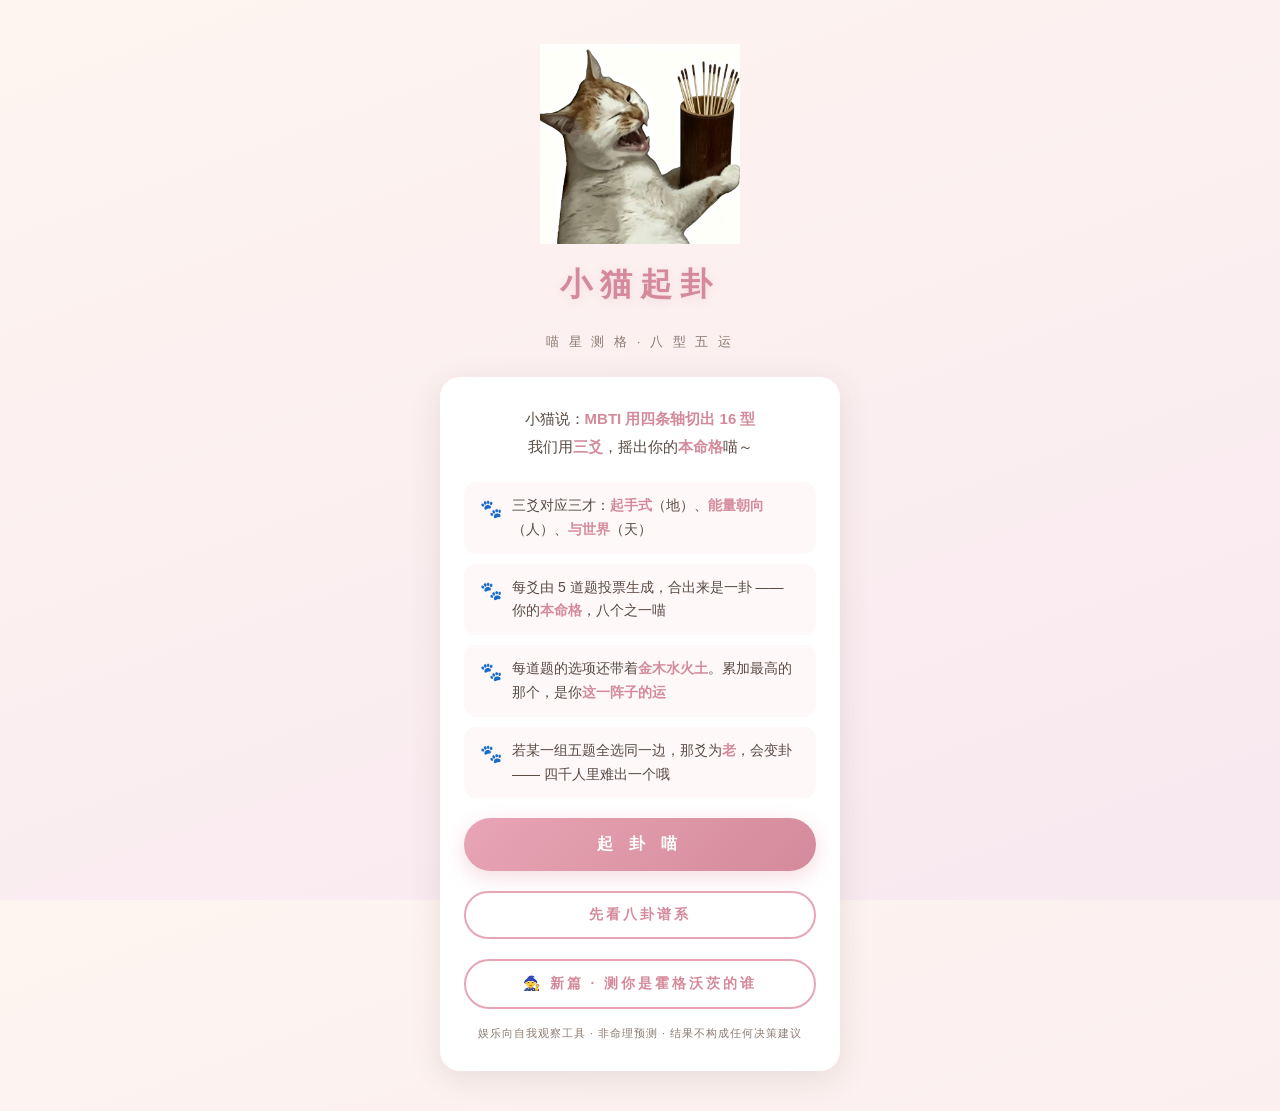
<file: index.html>
<!DOCTYPE html>
<html lang="zh-CN">
<head>
<meta charset="UTF-8">
<meta name="viewport" content="width=device-width, initial-scale=1.0, maximum-scale=1.0, user-scalable=no">
<title>小猫起卦 · 喵星测格</title>
<style>
:root{
  --cream:#fef5f0;
  --pink:#f8e8f0;
  --rose:#e8a5b5;
  --rose-deep:#d48a9a;
  --beige:#d4a574;
  --brown:#5a4a42;
  --brown-light:#8b7a6f;
  --white:#fff;
  --shadow:rgba(90,74,66,.12);
}
*{box-sizing:border-box;margin:0;padding:0;-webkit-tap-highlight-color:transparent}
html,body{height:100%}
body{
  font-family:"PingFang SC","Microsoft YaHei","Hiragino Sans GB",sans-serif;
  background:linear-gradient(160deg,var(--cream) 0%,var(--pink) 100%);
  color:var(--brown);
  line-height:1.8;
  overflow-x:hidden;
  min-height:100vh;
}
#app{position:relative;max-width:440px;margin:0 auto;min-height:100%;padding:20px}
.screen{display:none;animation:fadeUp .5s ease both}
.screen.on{display:block}
@keyframes fadeUp{from{opacity:0;transform:translateY(20px)}to{opacity:1;transform:none}}

.cat{font-size:64px;text-align:center;margin:20px 0;animation:bounce 2s ease-in-out infinite}
@keyframes bounce{0%,100%{transform:translateY(0)}50%{transform:translateY(-8px)}}
.paw{font-size:24px;opacity:.6;display:inline-block;animation:pawStep 1.5s ease-in-out infinite}
@keyframes pawStep{0%,100%{opacity:.3;transform:scale(.9)}50%{opacity:.8;transform:scale(1.1)}}

/* Logo */
.logo{display:flex;flex-direction:column;align-items:center;margin:24px 0 16px}
.logo-icon{width:200px;height:200px;position:relative;margin-bottom:12px;animation:logoFloat 3s ease-in-out infinite}
@keyframes logoFloat{0%,100%{transform:translateY(0) rotate(0)}50%{transform:translateY(-5px) rotate(2deg)}}
.logo-icon img{width:100%;height:100%;object-fit:contain}
.logo-text{font-size:32px;font-weight:700;color:var(--rose-deep);letter-spacing:8px;text-shadow:0 2px 8px rgba(232,165,181,.3)}

/* Cat expressions */
.cat-expr{display:inline-block;position:relative}
.cat-expr img{width:120px;height:120px;object-fit:contain}
.cat-expr.thinking{animation:catThink 2s ease-in-out infinite}
@keyframes catThink{0%,100%{transform:rotate(-5deg)}50%{transform:rotate(5deg)}}
.cat-expr.shaking{animation:catShake 0.3s ease-in-out infinite}
@keyframes catShake{0%,100%{transform:translateX(0) rotate(0)}25%{transform:translateX(-5px) rotate(-10deg)}75%{transform:translateX(5px) rotate(10deg)}}
.cat-expr.surprised{animation:catSurprise 1s ease-in-out infinite}
@keyframes catSurprise{0%,100%{transform:scale(1)}50%{transform:scale(1.1)}}
.cat-expr.proud{animation:catProud 2s ease-in-out infinite}
@keyframes catProud{0%,100%{transform:translateY(0)}50%{transform:translateY(-8px) rotate(3deg)}}

/* Quiz cat mascot */
.quiz-cat{position:fixed;bottom:20px;right:20px;z-index:100;pointer-events:none;animation:catPeek 3s ease-in-out infinite}
.quiz-cat img{width:60px;height:60px;object-fit:contain;border-radius:50%;background:var(--white);box-shadow:0 4px 12px var(--shadow)}
@keyframes catPeek{0%,100%{transform:translateY(0) rotate(0)}50%{transform:translateY(-10px) rotate(5deg)}}

/* Casting animation */
.cast-scene{text-align:center;padding:60px 20px}
.cast-cat{display:inline-block;position:relative}
.cast-cat img{width:150px;height:150px;object-fit:contain;animation:castShake 0.6s ease-in-out infinite}
@keyframes castShake{0%,100%{transform:rotate(-5deg) translateY(0)}25%{transform:rotate(5deg) translateY(-10px)}50%{transform:rotate(-5deg) translateY(0)}75%{transform:rotate(5deg) translateY(-10px)}}

/* Dice rolling animation */
.dice-overlay{position:fixed;top:0;left:0;right:0;bottom:0;background:rgba(254,245,240,.9);z-index:1000;display:flex;align-items:center;justify-content:center;animation:fadeIn .2s ease}
@keyframes fadeIn{from{opacity:0}to{opacity:1}}
.dice-container{position:relative;width:200px;height:200px}
.dice{position:absolute;width:60px;height:60px;background:var(--white);border-radius:12px;box-shadow:0 8px 24px var(--shadow);display:flex;align-items:center;justify-content:center;font-size:32px;font-weight:700;color:var(--rose-deep);animation:diceRoll 0.8s cubic-bezier(.34,1.56,.64,1)}
.dice:nth-child(1){top:20px;left:20px;animation-delay:0s}
.dice:nth-child(2){top:20px;right:20px;animation-delay:.1s}
.dice:nth-child(3){bottom:20px;left:20px;animation-delay:.2s}
.dice:nth-child(4){bottom:20px;right:20px;animation-delay:.3s}
@keyframes diceRoll{0%{transform:translateY(-100px) rotate(0deg);opacity:0}50%{transform:translateY(20px) rotate(360deg);opacity:1}70%{transform:translateY(-10px) rotate(540deg)}100%{transform:translateY(0) rotate(720deg);opacity:1}}
.dice-result{position:absolute;top:50%;left:50%;transform:translate(-50%,-50%);font-size:48px;animation:popIn .4s ease .6s both}
@keyframes popIn{from{transform:translate(-50%,-50%) scale(0);opacity:0}to{transform:translate(-50%,-50%) scale(1);opacity:1}}

/* Speech bubble */
.speech{position:relative;background:var(--white);border-radius:20px;padding:12px 18px;margin:16px auto;max-width:280px;box-shadow:0 4px 16px var(--shadow);font-size:14px;color:var(--brown);text-align:center}
.speech::after{content:"";position:absolute;bottom:-10px;left:50%;transform:translateX(-50%);border:10px solid transparent;border-top-color:var(--white)}

.title{text-align:center;font-size:28px;font-weight:600;color:var(--rose-deep);letter-spacing:6px;margin:16px 0 8px}
.subtitle{text-align:center;font-size:13px;color:var(--brown-light);letter-spacing:3px;margin-bottom:24px}
.card-intro{background:var(--white);border-radius:20px;padding:28px 24px;box-shadow:0 8px 32px var(--shadow);margin-bottom:20px}
.lede{font-size:15px;color:var(--brown);text-align:center;margin-bottom:20px;line-height:1.9}
.lede b{color:var(--rose-deep);font-weight:600}
.steps{list-style:none;margin:20px 0}
.steps li{position:relative;padding:12px 16px 12px 48px;margin-bottom:10px;background:rgba(232,165,181,.08);border-radius:12px;font-size:14px;color:var(--brown);line-height:1.7}
.steps li::before{content:"🐾";position:absolute;left:16px;top:12px;font-size:18px}
.steps li b{color:var(--rose-deep);font-weight:600}
.btn{display:block;width:100%;margin-top:20px;padding:16px;background:linear-gradient(135deg,var(--rose) 0%,var(--rose-deep) 100%);color:var(--white);border:none;border-radius:30px;font-family:inherit;font-size:16px;font-weight:600;letter-spacing:6px;cursor:pointer;box-shadow:0 6px 20px rgba(232,165,181,.4);transition:all .2s}
.btn:hover{transform:translateY(-2px);box-shadow:0 8px 24px rgba(232,165,181,.5)}
.btn:active{transform:translateY(0)}
.btn.ghost{background:transparent;border:2px solid var(--rose);color:var(--rose-deep);letter-spacing:3px;box-shadow:none;font-size:14px;padding:13px}
.btn.ghost:hover{background:rgba(232,165,181,.1)}
.disc{margin-top:16px;font-size:11px;color:var(--brown-light);text-align:center;letter-spacing:1px;line-height:1.6}

.qhead{display:flex;align-items:center;justify-content:space-between;margin-bottom:16px;padding:12px 16px;background:var(--white);border-radius:14px;box-shadow:0 2px 12px var(--shadow)}
.qnum{font-size:12px;color:var(--brown-light);letter-spacing:1px}
.axes{display:flex;gap:5px}
.axis{width:28px;height:4px;background:rgba(232,165,181,.2);border-radius:2px}
.axis.done{background:var(--rose)}
.axis.cur{background:var(--beige);animation:pulse 1s ease-in-out infinite}
@keyframes pulse{0%,100%{opacity:1}50%{opacity:.5}}
.yaoBox{display:flex;flex-direction:column-reverse;align-items:center;gap:10px;padding:20px 0;min-height:110px}
.yao{width:110px;height:14px;display:flex;gap:14px;opacity:0;transform:scale(.5) rotate(-10deg);transition:.6s cubic-bezier(.34,1.56,.64,1)}
.yao.show{opacity:1;transform:none}
.yao i{height:14px;background:var(--rose);display:block;border-radius:7px;box-shadow:0 2px 8px rgba(232,165,181,.3)}
.yao.yang i:first-child{flex:1}
.yao.yin i:first-child{flex:.42}
.yao.yin i:last-child{flex:.42}
.yao.lao i{background:var(--beige);box-shadow:0 2px 10px rgba(212,165,116,.4)}
.ylabel{font-size:11px;color:var(--brown-light);text-align:center;letter-spacing:2px;margin-top:4px}
.qcard{background:var(--white);border-radius:18px;padding:24px 20px;box-shadow:0 4px 20px var(--shadow);margin-bottom:16px}
.qtext{font-size:17px;line-height:1.8;margin-bottom:20px;color:var(--brown);font-weight:500}
.opt{display:block;width:100%;text-align:left;margin-bottom:12px;padding:14px 16px;background:rgba(232,165,181,.06);border:2px solid rgba(232,165,181,.2);color:var(--brown);font-family:inherit;font-size:14.5px;line-height:1.7;border-radius:12px;cursor:pointer;transition:all .2s}
.opt:hover{background:rgba(232,165,181,.12);border-color:var(--rose);transform:translateX(4px)}
.opt.sel{background:var(--rose);border-color:var(--rose-deep);color:var(--white)}
.qhint{font-size:11px;color:var(--brown-light);text-align:center;letter-spacing:2px;margin-top:8px}

#cast{text-align:center;padding-top:80px}
#cast .spin{font-size:90px;display:inline-block;animation:spin 1.8s ease-in-out}
@keyframes spin{0%{transform:rotate(0) scale(.5);opacity:0}30%{opacity:1}100%{transform:rotate(720deg) scale(1);opacity:1}}
#cast p{margin-top:24px;letter-spacing:5px;color:var(--brown-light);font-size:14px}

.card{background:var(--white);border-radius:22px;padding:28px 22px 24px;position:relative;overflow:hidden;box-shadow:0 12px 40px var(--shadow)}
.card::before{content:"";position:absolute;top:0;left:0;right:0;height:6px;background:linear-gradient(90deg,var(--rose),var(--beige),var(--rose))}
.card .tri{display:flex;flex-direction:column-reverse;align-items:center;gap:9px;margin:16px 0}
.card .tri .yao{width:90px}
.card .tri .yao i{background:var(--brown)}
.card .tri .yao.lao i{background:var(--rose-deep)}
.gname{font-size:30px;text-align:center;letter-spacing:3px;font-weight:700;color:var(--rose-deep);margin-top:8px}
.ghex{text-align:center;font-size:14px;color:var(--brown-light);letter-spacing:2px;margin-top:4px}
.tagline{text-align:center;font-size:14px;color:var(--brown);margin-top:14px;padding:0 8px;font-weight:500}
.verdict{margin-top:18px;padding:16px;background:rgba(232,165,181,.06);border-radius:12px;font-size:14px;color:var(--brown);line-height:1.9}
.wxrow{display:flex;align-items:center;gap:10px;margin-top:16px;padding:12px 14px;background:rgba(212,165,116,.1);border-radius:10px}
.dot{width:16px;height:16px;border-radius:50%;flex:none;box-shadow:0 2px 6px rgba(0,0,0,.1)}
.wxrow .t1{font-size:13px;color:var(--brown);font-weight:500}
.wxrow .t2{font-size:11px;color:var(--brown-light);margin-left:auto;letter-spacing:1px}
.seal{position:absolute;right:16px;top:16px;width:48px;height:48px;background:var(--rose);color:var(--white);border-radius:50%;font-size:14px;line-height:1.2;text-align:center;display:flex;align-items:center;justify-content:center;box-shadow:0 3px 10px rgba(232,165,181,.4);transform:rotate(8deg)}
.kv{margin-top:20px}
.kv .row{display:flex;gap:12px;padding:10px 0;border-bottom:1px dashed rgba(232,165,181,.2);font-size:13.5px}
.kv .k{color:var(--brown-light);flex:none;width:60px;letter-spacing:1px;font-weight:500}
.kv .v{color:var(--brown);line-height:1.7}
.badge{display:inline-block;font-size:11px;letter-spacing:1px;padding:3px 9px;border-radius:12px;margin-right:6px;font-weight:500}
.badge.rose{background:var(--rose);color:var(--white)}
.badge.beige{background:var(--beige);color:var(--white)}
.badge.brown{background:var(--brown);color:var(--white)}
.small{font-size:11.5px;color:var(--brown-light);line-height:1.7}
.block{margin-top:24px}
.bt{font-size:14px;letter-spacing:4px;color:var(--rose-deep);margin-bottom:12px;display:flex;align-items:center;gap:10px;font-weight:600}
.bt::after{content:"";flex:1;height:1px;background:linear-gradient(90deg,var(--rose),transparent)}
.panel{background:var(--white);border-radius:14px;padding:16px;box-shadow:0 2px 12px var(--shadow);font-size:14px;color:var(--brown);line-height:1.8}
.panel b{color:var(--rose-deep);font-weight:600}
.chips{display:flex;flex-wrap:wrap;gap:8px;margin-top:10px}
.chip{padding:8px 12px;border:2px solid rgba(232,165,181,.3);border-radius:20px;font-size:12.5px;color:var(--brown);cursor:pointer;background:var(--white);font-family:inherit;transition:all .2s;font-weight:500}
.chip:hover,.chip.on{border-color:var(--rose);color:var(--rose-deep);background:rgba(232,165,181,.1)}
.meter{height:6px;background:rgba(232,165,181,.15);border-radius:3px;overflow:hidden;margin:10px 0 14px}
.meter i{display:block;height:100%;background:linear-gradient(90deg,var(--rose),var(--beige));width:0;transition:width 1s ease;border-radius:3px}
.grid8{display:grid;grid-template-columns:repeat(4,1fr);gap:8px;margin-top:10px}
.gcell{border:2px solid rgba(232,165,181,.2);border-radius:12px;padding:10px 4px;text-align:center;cursor:pointer;transition:all .2s;background:var(--white)}
.gcell:hover{border-color:var(--rose);transform:translateY(-2px);box-shadow:0 4px 12px var(--shadow)}
.gcell .s{font-size:24px;line-height:1.2}
.gcell .n{font-size:11px;color:var(--brown-light);margin-top:2px;letter-spacing:1px}
.gcell.me{border-color:var(--rose-deep);background:rgba(232,165,181,.15)}
</style>
</head>
<body>
<div id="app">

<section class="screen on" id="s-intro">
  <div class="logo">
    <div class="logo-icon">
      <img src="images/logo.jpg" alt="小猫起卦">
    </div>
    <div class="logo-text">小猫起卦</div>
  </div>
  <div class="subtitle">喵 星 测 格 · 八 型 五 运</div>
  <div class="card-intro">
    <p class="lede">小猫说：<b>MBTI 用四条轴切出 16 型</b><br>我们用<b>三爻</b>，摇出你的<b>本命格</b>喵～</p>
    <ul class="steps">
      <li>三爻对应三才：<b>起手式</b>（地）、<b>能量朝向</b>（人）、<b>与世界</b>（天）</li>
      <li>每爻由 5 道题投票生成，合出来是一卦 —— 你的<b>本命格</b>，八个之一喵</li>
      <li>每道题的选项还带着<b>金木水火土</b>。累加最高的那个，是你<b>这一阵子的运</b></li>
      <li>若某一组五题全选同一边，那爻为<b>老</b>，会变卦 —— 四千人里难出一个哦</li>
    </ul>
    <button class="btn" onclick="startQuiz()">起&nbsp;卦&nbsp;喵</button>
    <button class="btn ghost" onclick="openAtlas()">先看八卦谱系</button>
    <a class="btn ghost" href="hp.html" style="text-decoration:none;display:block;text-align:center;line-height:1.4">🧙 新篇 · 测你是霍格沃茨的谁</a>
    <p class="disc">娱乐向自我观察工具 · 非命理预测 · 结果不构成任何决策建议</p>
  </div>
</section>

<section class="screen" id="s-quiz">
  <div class="quiz-cat">
    <img src="images/1.gif" alt="思考猫">
  </div>
  <div class="qhead">
    <div class="qnum" id="qProg">第 1 / 15 题</div>
    <div class="axes" id="qAxes"></div>
  </div>
  <div class="yaoBox">
    <div id="yaoStack"></div>
    <div class="ylabel" id="yLabel"></div>
  </div>
  <div class="qcard">
    <div class="qtext" id="qText"></div>
    <div id="qOpts"></div>
    <div class="qhint" id="qHint"></div>
  </div>
  <div style="text-align:center;margin:16px 0">
    <span class="paw">🐾</span>
    <span class="paw" style="animation-delay:.3s">🐾</span>
    <span class="paw" style="animation-delay:.6s">🐾</span>
  </div>
</section>

<section class="screen" id="s-cast">
  <div class="cast-scene">
    <div style="position:relative;display:inline-block">
      <span class="cast-sparkle">✨</span>
      <span class="cast-sparkle">⭐</span>
      <span class="cast-sparkle">✨</span>
      <span class="cast-sparkle">⭐</span>
      <div class="cast-cat">
        <img src="images/2.gif" alt="摇卦猫">
      </div>
    </div>
    <div class="cast-text">小猫在摇卦喵...</div>
  </div>
</section>

<section class="screen" id="s-res"></section>
<section class="screen" id="s-atlas"></section>

</div>

<script>
const AXES = [
  { key:'chu',   pos:'初爻', cai:'地', dim:'起手式', yang:'起', yin:'承', desc:'先出手，还是先接住' },
  { key:'zhong', pos:'中爻', cai:'人', dim:'能量朝向', yang:'显', yin:'藏', desc:'摊开来说，还是自己消化' },
  { key:'shang', pos:'上爻', cai:'天', dim:'与世界', yang:'塑', yin:'随', desc:'改造环境，还是适应环境' }
];

const BANK = [
  /* --- 初爻 · 起/承 --- */
  { a:'闺蜜突然发消息说心情不好', o:[
    {t:'立刻打电话过去问怎么了', yan:'yang', wx:'火'},
    {t:'先想想她最近是不是遇到什么事了', yan:'yin', wx:'土'} ]},
  { a:'在商场看到一件超好看但有点贵的衣服', o:[
    {t:'先试穿，好看就买', yan:'yang', wx:'金'},
    {t:'先逛逛别的店，回来再说', yan:'yin', wx:'水'} ]},
  { a:'朋友聚会，发现有个陌生人', o:[
    {t:'主动过去打招呼聊天', yan:'yang', wx:'木'},
    {t:'先观察一下，等别人介绍', yan:'yin', wx:'土'} ]},
  { a:'和男朋友/暧昧对象吵架了', o:[
    {t:'直接说清楚，把问题摊开', yan:'yang', wx:'火'},
    {t:'先冷静一下，想想谁的问题', yan:'yin', wx:'水'} ]},
  { a:'周末突然有空，没人约', o:[
    {t:'马上计划出去浪', yan:'yang', wx:'木'},
    {t:'先宅着，看心情再说', yan:'yin', wx:'土'} ]},

  /* --- 中爻 · 显/藏 --- */
  { a:'今天化了个超满意的妆', o:[
    {t:'疯狂自拍发朋友圈', yan:'yang', wx:'火'},
    {t:'自己照镜子欣赏，不一定要发', yan:'yin', wx:'土'} ]},
  { a:'被人夸「你今天好漂亮」', o:[
    {t:'开心地说「谢谢！我也觉得」', yan:'yang', wx:'金'},
    {t:'表面淡定，心里乐开花', yan:'yin', wx:'水'} ]},
  { a:'看到朋友发了很美的旅行照', o:[
    {t:'直接评论「好美！求带」', yan:'yang', wx:'木'},
    {t:'默默点赞，私聊问她好不好玩', yan:'yin', wx:'水'} ]},
  { a:'工作上被老板当众表扬', o:[
    {t:'大方说谢谢，分享经验', yan:'yang', wx:'火'},
    {t:'谦虚一下，回去再细想', yan:'yin', wx:'土'} ]},
  { a:'心里有个小秘密', o:[
    {t:'找最信任的人说出来', yan:'yang', wx:'金'},
    {t:'写在日记里，自己消化', yan:'yin', wx:'木'} ]},

  /* --- 上爻 · 塑/随 --- */
  { a:'合租的室友总是不收拾厨房', o:[
    {t:'直接贴个值日表在墙上', yan:'yang', wx:'金'},
    {t:'自己多收拾，等她不好意思', yan:'yin', wx:'水'} ]},
  { a:'去一家新开的网红店，排队超长', o:[
    {t:'改天早点来，一定要吃到', yan:'yang', wx:'木'},
    {t:'算了，换一家差不多的', yan:'yin', wx:'土'} ]},
  { a:'发现男朋友有个小毛病', o:[
    {t:'直接说，让他改', yan:'yang', wx:'火'},
    {t:'慢慢引导，或者自己适应', yan:'yin', wx:'水'} ]},
  { a:'计划好的旅行突然下雨', o:[
    {t:'改行程，找室内活动', yan:'yang', wx:'金'},
    {t:'雨中漫步，也挺浪漫', yan:'yin', wx:'木'} ]},
  { a:'公司新来了个领导，风格和你不合', o:[
    {t:'找机会聊聊，看看能不能磨合', yan:'yang', wx:'火'},
    {t:'先观察，调整自己的方式', yan:'yin', wx:'土'} ]}
];

const QLIST = [];
BANK.forEach(q=>{
  if(q.a) QLIST.push({stem:q.a, opts:q.o});
  else QLIST.push({stem:q.o[0].t, opts:q.alt});
});

const WUXING = {
  金:{name:'金',tone:'肃杀', color:'#d4a574', state:'你最近在清理。想划边界、想做了断、想把没用的东西砍掉喵。', need:'砍完就别再回头看第二眼。'},
  木:{name:'木',tone:'生发', color:'#8bc48a', state:'你最近在长。有东西刚冒头，还没成形，但不受控制喵。', need:'给它一个能靠的架子，别让它自己乱爬。'},
  水:{name:'水',tone:'流动', color:'#7ab8d4', state:'你最近在绕。不硬碰，往低处走，也在往深处走喵。', need:'绕可以，但要给自己定一个流向。'},
  火:{name:'火',tone:'显发', color:'#e8a5b5', state:'你最近在烧。想被看见、想推进、停不下来喵。', need:'备一份不来自别人的燃料。'},
  土:{name:'土',tone:'承载', color:'#c4a882', state:'你最近在扛。很多重量落到你身上，你还撑着喵。', need:'先卸一件，地球不会因此停。'}
};
const WX_ORDER = ['木','火','土','金','水'];

const TYPES = {
  '111':{ g:'乾', glyph:'☰', label:'乾 · 天行', wx:'金', tri:['起','显','塑'], tagline:'那个自己给自己立目标的人', verdict:'三爻皆阳。你不等人给方向，环境不让你满意，你就自己改喵。', gift:'起势、定调、在没人负责的时候把事情接过来', drain:'等你反复提醒才动的人', shade:'把「需要帮助」当成失格，最后一个人扛完所有', eyes:'可靠，但有点不敢麻烦他', tip:'让别人帮你一次，天不会塌。'},
  '000':{ g:'坤', glyph:'☷', label:'坤 · 厚德', wx:'土', tri:['承','藏','随'], tagline:'所有人都来找她，但她不找人', verdict:'三爻皆阴。你不是没有主张，你是习惯先把别人的位置接住喵。', gift:'容纳、托底、让散掉的东西重新成形', drain:'把你的稳定当成理所当然的人', shade:'边界长期不响，直到某天身体或情绪替你关上', eyes:'温和好说话，其实最不容易被真正了解', tip:'答应之前先问一次「我自己想要什么」，就一次。'},
  '100':{ g:'震', glyph:'☳', label:'震 · 惊雷', wx:'木', tri:['起','藏','随'], tagline:'点火的人，不负责烧完', verdict:'一阳动于下。你启动极快，动力闷在里面，外面看着还挺平静喵。', gift:'打破僵局、从零起势、让事情第一次发生', drain:'拖住你不让动的人', shade:'雷声一过就散场，留下一堆别人要收拾的开头', eyes:'突然、有爆发力、不太可预测', tip:'给自己留一件必须做完的事，别只留开始。'},
  '011':{ g:'巽', glyph:'☴', label:'巽 · 入风', wx:'木', tri:['承','显','塑'], tagline:'不急着表态，但最后都按她说的办了', verdict:'一阴入于下。你不撞开缝隙，你渗进去喵。', gift:'柔性推动、在没有名分的地方把事办了、知道该再进哪一寸', drain:'要求你当场站队的人', shade:'从不正面表态，出了事没人知道主意是谁出的', eyes:'好商量，但很难真的改变她', tip:'关键的那一次，把话说在前面。'},
  '010':{ g:'坎', glyph:'☵', label:'坎 · 潜渊', wx:'水', tri:['承','显','随'], tagline:'越乱他越冷静的人', verdict:'坎中满 —— 外暗内明。你看着随和，其实心里最有数喵。', gift:'在险中判断、承接混乱、别人慌的时候你还在读局面', drain:'逼你在信息不全时表态的人', shade:'习惯试探、不肯先交付，等于把主动权一直攥在手里', eyes:'深、读不透，可靠但不太好接近', tip:'挑一件事，先把自己交出去一半。'},
  '101':{ g:'离', glyph:'☲', label:'离 · 附丽', wx:'火', tri:['起','藏','塑'], tagline:'需要被看见，也真的值得被看见', verdict:'离中虚 —— 外明内暗。火要附着东西才烧得住，所以你总得有个燃料喵。', gift:'表达、把冷的场子照亮、让注意力自然聚过来', drain:'从不给你反馈的人', shade:'内核私密又敏感，认可一断就说熄就熄', eyes:'亮眼、有审美、情绪来得快', tip:'备一份不来自别人的燃料。'},
  '001':{ g:'艮', glyph:'☶', label:'艮 · 停云', wx:'土', tri:['承','藏','塑'], tagline:'需要独处充电，别追问为什么', verdict:'一阳止于上。先接住、不说、但绝不让你推动 —— 这就是「止」喵。', gift:'稳住现场、边界天然存在、能在该停的地方停住', drain:'不停推进你、追问你理由的人', shade:'停太久，把「不着急」活成了「来不及」', eyes:'安静、慢热、有点难约', tip:'给「止」设一个出口，定一个该动的日子。'},
  '110':{ g:'兑', glyph:'☱', label:'兑 · 初月', wx:'金', tri:['起','显','随'], tagline:'让陌生房间迅速变熟的人', verdict:'兑上缺 —— 口开于上。你主动、外放、顺势，所以人人都舒服喵。', gift:'连接、破冰、把气氛救活、让人愿意开口', drain:'只索取情绪价值、不回应你的人', shade:'怕冷场怕到开始讨好，散场之后自己空', eyes:'好相处、有趣，但好像对谁都一样', tip:'留三个人，可以不讨好。'}
};

const COMBO = {
  '乾':{金:'你已经在改环境了，现在还在顺手砍掉不需要的部分喵。',木:'目标正在变大，你开始给自己立一个更难的。',水:'少见的后撤。那不是认输，是读数喵。',火:'全开。这段时间的强度，别人会记很久。',土:'扛得有点多了 —— 乾最不该自己扛喵。'},
  '坤':{金:'你开始划线了。会有人不习惯，但这条线是对的喵。',木:'有人在替一个新的你打地基，注意是谁。',水:'承载变成了流动，你最近没那么硬扛了喵。',火:'少见的表达期。坤烧起来比谁都久。',土:'土上加土，超重。先卸一件喵。'},
  '震':{金:'这次点火之前你会先切一次，比过去狠喵。',木:'连着启动。你正同时推开好几扇门。',水:'雷藏在水下，动静变小，力道变大喵。',火:'你正在把话说响，别在最高点停手。',土:'起势撞上责任，走不快，先减一项喵。'},
  '巽':{金:'渗不动的时候，你开始用硬的了喵。',木:'渗得很顺。你在没名分的地方长成了一条路。',水:'风生水起，你最近的话比平时管用喵。',火:'你罕见地站到明处。会有点晒，但值得。',土:'渗透遇到硬土，慢下来不是失败喵。'},
  '坎':{金:'你开始做割舍的判断，冷得连自己都意外喵。',木:'水下有东西在长，先别告诉任何人。',水:'水上再加一波。你读局读得更清，也更不想动喵。',火:'险中见明。这段时间适合把结论说出口。',土:'水被土困住。最近的累，是没说出口的累喵。'},
  '离':{金:'火在削掉多余的光。你变冷了，也更好看了喵。',木:'有燃料了。这段时间的表达，有东西可烧。',水:'水火相煎。外亮内耗，盯紧你的电量喵。',火:'最亮的一段。被看见这件事，该被满足了。',土:'你在替不值得的人保温喵。'},
  '艮':{金:'边界升级成了墙。先确认防对了人没有喵。',木:'山里在长东西。你的「止」开始有收成。',水:'山下有水。表面没动，心里已经绕完三圈喵。',火:'停太久之后的第一次点火，会烧得很直接。',土:'土压着山。你最近沉，且不肯说为什么沉喵。'},
  '兑':{金:'你收了笑，把话说准了。这阵子适合谈条件喵。',木:'关系在自然长。你播种的方式特别省力。',水:'悦而流动。你最近很会聊，也很会躲喵。',火:'场子被你点亮。散场后给自己留半小时。',土:'你在替整个气氛负责，太重了 —— 让别人冷一次喵。'}
};

const GUIWEI = {
  乾:'金金归位。你这一阵子的清理，就是乾本身的样子。极少见：一个人刚好活成自己的格局喵。',
  坤:'土土归位。承载不再消耗你，因为它已经是你。这是坤最好的状态喵。',
  震:'木木归位。起势和生长对齐了。你正在做一件本来就该由你启动的事喵。',
  巽:'木木归位。渗透有了方向。你不用再说「我随便」，你其实早就定了喵。',
  坎:'水水归位。读局的人不再被局读。你这一阵子异常清醒，也别到处说喵。',
  离:'火火归位。燃料是自己。离最难得的一次，燃烧不靠外界认可喵。',
  艮:'土土归位。山落地成土。你停下来的地方，终于变成了可以住的地方喵。',
  兑:'金金归位。悦收成了锋。你这次笑着说的话，别人当真了喵。'
};

const LAO = {
  chu:{ y:'起手式已经到底。你会从「先出手」滑向「先接住」喵。', n:'你憋太久了。下一次会翻成「这次我先来」。'},
  zhong:{ y:'表达欲顶到天花板。藏不住了，也别再藏喵。', n:'你把话说回来了。从摊开转为内收，这是收网，不是退让。'},
  shang:{ y:'塑形到了极限，再往前就是硬碰硬喵。', n:'你打算不再适应这个环境了。这个转念会成真。'}
};

const ZHI = {
  乾:'结局是你自己站起来，不靠任何人给方向喵。',
  坤:'结局是你接住更多，也因此更被需要喵。',
  震:'结局是一件新事由你启动，雷打出去了喵。',
  巽:'结局你不声不响地改掉了那条规矩喵。',
  坎:'结局是你必须穿过一次麻烦，穿过去就通了喵。',
  离:'结局是你被认真看见一次喵。',
  艮:'结局是你停下来，而且停得心甘喵。',
  兑:'结局是一段关系被你说活了喵。'
};

const SHENG = {木:'火',火:'土',土:'金',金:'水',水:'木'};
const KE = {木:'土',土:'水',水:'火',火:'金',金:'木'};
function relation(a,b){
  if(a===b) return 'bi';
  if(SHENG[a]===b) return 'wo-sheng';
  if(SHENG[b]===a) return 'sheng-wo';
  if(KE[a]===b) return 'wo-ke';
  return 'ke-wo';
}
const REL_TEXT = {
  'bi':{t:'比和',s:88,d:'同气。你们不需要翻译，一个停顿另一个人就懂喵。<br>风险也在这：两人都等对方先开口，于是谁都没说。有人先动一次，这段关系就活了。'},
  'sheng-wo':{t:'生我',s:82,d:'对方是你的供给位，且常常不觉得累喵。<br>这类关系最容易失衡 —— 因为接受的一方看不见成本。半年内主动回一次，不必等价，让他知道你有看到。'},
  'wo-sheng':{t:'我生',s:66,d:'你是输出的一方，你把这段关系养起来的喵。<br>输出到某个程度会突然空。到点就停，不要硬撑到怨气出来 —— 怨气是这个组合唯一的死法。'},
  'wo-ke':{t:'我克',s:58,d:'你们之间有一根弦，一碰就紧，而且多半是你碰的喵。<br>但克也是雕琢：这段关系里被你改掉的毛病，确实都是真的毛病。少说一句，效果会好很多。'},
  'ke-wo':{t:'克我',s:62,d:'你在这段关系里会被压住，且压你的那个人不觉得自己在压喵。<br>难受，但这是八个组合里最容易被校正的一个。扛不住就先讲，别用远离代替表达。'}
};
function sameG(){
  return {t:'同卦',s:90,d:'同一个格。你们的优点一模一样，缺点也一模一样 —— 所以你们最烦对方的地方，就是自己身上那块喵。<br>这段关系的用法是拿来做镜子的，不是用来互相确认的。'};
}

/* Cat expressions for each type */
function getCatExpr(type){
  const exprs = {
    '乾': {img:'images/3.gif', class:'proud', msg:'本喵就是天行健！'},
    '坤': {img:'images/4.gif', class:'thinking', msg:'嗯...本喵在承载万物喵'},
    '震': {img:'images/5.gif', class:'surprised', msg:'雷来了！本喵要起飞！'},
    '巽': {img:'images/6.gif', class:'thinking', msg:'本喵已经渗透进去了...'},
    '坎': {img:'images/7.gif', class:'proud', msg:'本喵看穿了一切'},
    '离': {img:'images/8.gif', class:'proud', msg:'看本喵多闪亮！'},
    '艮': {img:'images/9.gif', class:'thinking', msg:'别吵，本喵要静静'},
    '兑': {img:'images/640.gif', class:'surprised', msg:'来来来，大家一起玩！'}
  };
  return exprs[type.g] || {img:'images/1.gif', class:'', msg:''};
}

let qi=0, votes=[0,0,0], lines=[], tally={木:0,火:0,土:0,金:0,水:0};

function shuffle(arr){
  for(let i=arr.length-1;i>0;i--){const j=Math.floor(Math.random()*(i+1));[arr[i],arr[j]]=[arr[j],arr[i]];}
  return arr;
}
function show(id){
  document.querySelectorAll('.screen').forEach(s=>s.classList.remove('on'));
  document.getElementById(id).classList.add('on');
  window.scrollTo(0,0);
}
function startQuiz(){
  qi=0;votes=[0,0,0];lines=[];tally={木:0,火:0,土:0,金:0,水:0};
  show('s-quiz'); renderAxisBar(); renderYaos(); renderQ();
}
function renderAxisBar(){
  const gi = Math.floor(qi/5);
  document.getElementById('qAxes').innerHTML = AXES.map((a,i)=>
    `<div class="axis ${i<gi?'done':(i===gi?'cur':'')}"></div>`).join('');
}
function renderYaos(){
  const box=document.getElementById('yaoStack');
  box.innerHTML = lines.map(l=>
    `<div class="yao ${l.yang?'yang':'yin'} ${l.lao?'lao':''} show"><i></i><i></i></div>`).join('');
  const done=lines.length;
  document.getElementById('yLabel').textContent = done? AXES[done-1].pos+' 已成 · '+AXES[done-1].dim : '三爻将自下而上生成喵';
}
function renderQ(){
  if(qi>=15){ cast(); return; }
  const {stem,opts}=QLIST[qi];
  const ax=AXES[Math.floor(qi/5)];
  document.getElementById('qProg').textContent = `第 ${qi+1} / 15 题 · ${ax.pos}`;
  document.getElementById('qText').textContent = stem;
  const pair = shuffle([...opts]);
  document.getElementById('qOpts').innerHTML = pair.map((o,i)=>
    `<button class="opt" onclick="pick(${i},'${o.yan}','${o.wx}')">${o.t}</button>`).join('');
  document.getElementById('qHint').textContent = ax.dim+' · '+ax.desc;
  renderAxisBar();
}
function pick(i,yan,wx){
  document.querySelectorAll('.opt').forEach((b,bi)=>b.classList.toggle('sel',bi===i));
  const ax=Math.floor(qi/5);
  if(yan==='yang') votes[ax]++;
  tally[wx]++;
  
  // Show dice rolling animation
  showDiceRoll(yan);
  
  setTimeout(()=>{
    qi++;
    if(qi%5===0){
      const v=votes[ax];
      lines.push({ yang: v>=3, lao: (v===5||v===0) });
      renderYaos();
    }
    renderQ();
  },1000);
}

function showDiceRoll(yan){
  const diceValues = yan==='yang' ? [1,3,5,6] : [2,4,6,6];
  const resultEmoji = yan==='yang' ? '☀️' : '🌙';
  const overlay = document.createElement('div');
  overlay.className = 'dice-overlay';
  overlay.innerHTML = `
    <div class="dice-container">
      <div class="dice">${diceValues[0]}</div>
      <div class="dice">${diceValues[1]}</div>
      <div class="dice">${diceValues[2]}</div>
      <div class="dice">${diceValues[3]}</div>
      <div class="dice-result">${resultEmoji}</div>
    </div>
  `;
  document.body.appendChild(overlay);
  setTimeout(()=>overlay.remove(), 900);
}
function cast(){ show('s-cast'); setTimeout(()=>{ renderResult(); show('s-res'); },1700); }

function compute(){
  const code = lines.map(l=>l.yang?'1':'0').join('');
  const type = TYPES[code];
  let best = WX_ORDER[0]; WX_ORDER.forEach(w=>{ if(tally[w]>tally[best]) best=w; });
  const laos = lines.map((l,i)=>l.lao?AXES[i].key:null).filter(Boolean);
  const flipped = lines.map(l=>l.lao?(l.yang?'0':'1'):(l.yang?'1':'0')).join('');
  return {code,type,wx:best,laos,flipCode:flipped,flipType:TYPES[flipped]};
}
function yaoHtml(arr){
  return arr.map(l=>`<div class="yao ${l.yang?'yang':'yin'} ${l.lao?'lao':''} show"><i></i><i></i></div>`).join('');
}
function renderResult(){
  const r=compute();
  const T=r.type, W=WUXING[r.wx];
  const guiwei = (T.wx===r.wx);
  const combo = COMBO[T.g][r.wx];
  const laon = r.laos.length;
  let extras='';
  if(laon){
    const desc = r.laos.map(k=>{
      const idx=AXES.findIndex(a=>a.key===k); const l=lines[idx];
      return `<b>${AXES[idx].pos}</b>${l.yang?'老阳':'老阴'} —— ${l.yang?LAO[k].y:LAO[k].n}`;
    }).join('<br>');
    extras = `<div class="block">
      <div class="bt">变 爻 · ${laon>1?'重':laon} 出</div>
      <div class="panel">${desc}
        <div style="margin-top:12px;padding-top:11px;border-top:1px dashed rgba(232,165,181,.2)">
        <b>${T.g}之${r.flipType.g}</b> —— ${ZHI[r.flipType.g]}</div>
      </div></div>`;
  }
  const badge = guiwei
    ? `<span class="badge beige">归位</span><span class="small">当运与本命同气，约五分之一的人测得到</span>`
    : `<span class="small">当运 ≠ 本命（${WUXING[T.wx].name}）：你正处在一个和底色不同的时段</span>`;
  
  const catExpr = getCatExpr(T);

  document.getElementById('s-res').innerHTML = `
    <div class="card">
      <div class="seal">${T.g}<br>格</div>
      <div style="text-align:center;margin:10px 0">
        <div class="cat-expr ${catExpr.class}">
          <img src="${catExpr.img}" alt="${T.g}猫">
        </div>
        <div class="speech">${catExpr.msg}</div>
      </div>
      <div class="tri">${yaoHtml(lines)}</div>
      <div class="gname">${T.label}</div>
      <div class="ghex">${T.glyph} ${T.tri.join(' · ')} </div>
      <div class="tagline">${T.tagline}</div>
      <div class="verdict">${T.verdict}</div>
      <div class="wxrow">
        <span class="dot" style="background:${W.color}"></span>
        <span class="t1">当运 · <b>${r.wx}</b>（${W.tone}）</span>
        <span class="t2">${badge}</span>
      </div>
    </div>

    <div class="kv">
      <div class="row"><div class="k">当下</div><div class="v">${W.state}</div></div>
      <div class="row"><div class="k">判词</div><div class="v">${combo}</div></div>
      <div class="row"><div class="k">天赋</div><div class="v">${T.gift}</div></div>
      <div class="row"><div class="k">阴影</div><div class="v">${T.shade}</div></div>
      <div class="row"><div class="k">消耗</div><div class="v">${T.drain}</div></div>
      <div class="row"><div class="k">别人眼中</div><div class="v">${T.eyes}</div></div>
      <div class="row"><div class="k">一句</div><div class="v">${T.tip}</div></div>
      <div class="row"><div class="k">补一句</div><div class="v">${W.need}</div></div>
    </div>

    ${extras}

    <div class="block">
      <div class="bt">稀 缺 度</div>
      <div class="panel small" style="background:none;box-shadow:none;padding:0">
        本型八型均分，单看型不稀有。稀有度全在下面三层喵：<br>
        <span class="badge brown">变爻 ${laon?laon+' 爻':'无'}</span>
        至少一爻变 ≈ 17.7% ｜ 三爻皆变 ≈ 0.024%（约四千人一个）<br>
        <span class="badge ${guiwei?'beige':'brown'}">归位 ${guiwei?'成':'未'}</span>
        当运与本命同气 ≈ 20%<br>
        <span class="badge ${laon&&guiwei?'beige':'brown'}">你的组合</span>
        ${laon&&guiwei?'变爻 + 归位同时出现，约 3.5%':'变爻与归位同时出现 ≈ 3.5%'}
      </div>
    </div>

    <div class="block">
      <div class="bt">配 一 下 🐱</div>
      <div class="panel" style="padding-bottom:12px">
        <div class="small">选对方的本命格，按你们的卦德五行算关系喵。</div>
        <div class="chips" id="pairChips"></div>
        <div id="pairOut"></div>
      </div>
    </div>

    <div class="block">
      <div class="bt">全 部 八 格</div>
      <div class="grid8">${Object.entries(TYPES).map(([c,t])=>
        `<div class="gcell ${c===r.code?'me':''}" onclick="peek('${c}')">
           <div class="s">${t.glyph}</div><div class="n">${t.g}</div></div>`).join('')}</div>
      <div id="peekOut"></div>
    </div>

    <button class="btn" onclick="copyCard()">复制结果卡文案</button>
    <button class="btn ghost" onclick="show('s-intro')">再 起 一 卦</button>
    <p class="disc">娱乐向自我观察工具。变爻与归位会随你的状态漂移，建议隔一季度再起一次喵。<br>非命理预测，不构成任何决策建议。</p>
  `;
  buildPair(r);
}
function buildPair(r){
  const chips=document.getElementById('pairChips');
  chips.innerHTML = Object.entries(TYPES).map(([c,t])=>
    `<button class="chip" onclick="doPair('${c}','${r.code}',this)">${t.g} · ${t.wx}</button>`).join('');
}
function doPair(otherCode,myCode,btn){
  document.querySelectorAll('#pairChips .chip').forEach(c=>c.classList.remove('on'));
  btn.classList.add('on');
  const A=TYPES[myCode], B=TYPES[otherCode];
  const rel = (A.g===B.g) ? sameG() : REL_TEXT[relation(A.wx,B.wx)];
  document.getElementById('pairOut').innerHTML = `
    <div style="margin-top:14px;padding-top:14px;border-top:1px dashed rgba(232,165,181,.2)">
      <div style="font-size:15px;color:var(--brown)">${A.g} × ${B.g}
        <span class="badge rose" style="margin-left:6px">${rel.t}</span></div>
      <div class="meter"><i style="width:0"></i></div>
      <div class="small" style="color:var(--brown-light);font-size:13px;line-height:1.8">${rel.d}</div>
    </div>`;
  requestAnimationFrame(()=>{ document.querySelector('#pairOut .meter i').style.width=rel.s+'%'; });
}
function peek(c){
  const t=TYPES[c];
  document.getElementById('peekOut').innerHTML = `
    <div class="panel" style="margin-top:12px">
      <b>${t.label}</b> ${t.glyph} ｜ ${t.tri.join('·')} ｜ 本命${t.wx}<br>
      ${t.tagline}<br><span class="small" style="color:var(--brown-light)">${t.verdict}</span>
    </div>`;
}
function copyCard(){
  const r=compute(), T=r.type, W=WUXING[r.wx];
  const txt = [
    `【小猫起卦】我的本命格：${T.label} ${T.glyph}`,
    `${T.tagline}`,
    `${T.verdict}`,
    `当运 · ${r.wx}（${W.tone}）｜ ${COMBO[T.g][r.wx]}`,
    r.laos.length? `${T.g}之${r.flipType.g}：${ZHI[r.flipType.g]}` : '',
    `—— 起一卦：${location.href}`
  ].filter(Boolean).join('\n');
  navigator.clipboard.writeText(txt).then(()=>alert('已复制喵，可直接发朋友圈或发给别人配对。'))
   .catch(()=>{ const ta=document.createElement('textarea'); ta.value=txt; document.body.appendChild(ta);
     ta.select(); document.execCommand('copy'); ta.remove(); alert('已复制喵。'); });
}

function openAtlas(){
  show('s-atlas');
  document.getElementById('s-atlas').innerHTML = `
    <div class="bt" style="font-size:15px;letter-spacing:5px">八 卦 谱 系 🐱</div>
    <div class="small" style="margin-bottom:14px">三爻 = 起手式（地）· 能量朝向（人）· 与世界（天）<br>
    取象直接沿用传统卦德：健顺动入陷丽止悦 —— 玄学在这里是坐标系，不是皮肤喵。</div>
    ${Object.entries(TYPES).map(([c,t])=>`
      <div class="panel" style="margin-bottom:12px">
        <div style="display:flex;align-items:center;gap:12px">
          <div style="font-size:30px;line-height:1">${t.glyph}</div>
          <div><b style="font-size:16px">${t.label}</b>
            <div class="small">${t.tri.join(' · ')} ｜ 本命${t.wx}</div></div>
        </div>
        <div style="margin-top:10px;font-size:13.5px;color:var(--brown)">${t.tagline}</div>
        <div class="small" style="margin-top:6px">${t.verdict}</div>
        <div class="small" style="color:var(--brown-light);margin-top:6px">阴影：${t.shade}</div>
      </div>`).join('')}
    <div class="bt" style="font-size:15px;letter-spacing:5px;margin-top:26px">五 运</div>
    ${WX_ORDER.map(w=>{const x=WUXING[w];return `
      <div class="panel" style="margin-bottom:10px;display:flex;gap:11px;align-items:flex-start">
        <span class="dot" style="background:${x.color};margin-top:7px"></span>
        <div><b>${w} · ${x.tone}</b><div class="small">${x.state}</div></div>
      </div>`}).join('')}
    <div class="bt" style="font-size:15px;letter-spacing:5px;margin-top:26px">生 克 关 系</div>
    <div class="panel small">
      比和（同气）· 生我（供给位）· 我生（输出位）· 我克（雕琢）· 克我（被校正）<br>
      另加一格：同卦（镜子）。共 6 类模板覆盖全部 36 组合喵。
    </div>
    <button class="btn" onclick="startQuiz()">起 卦 喵</button>
    <button class="btn ghost" onclick="show('s-intro')">返回</button>`;
}
</script>
</body>
</html>
</file>
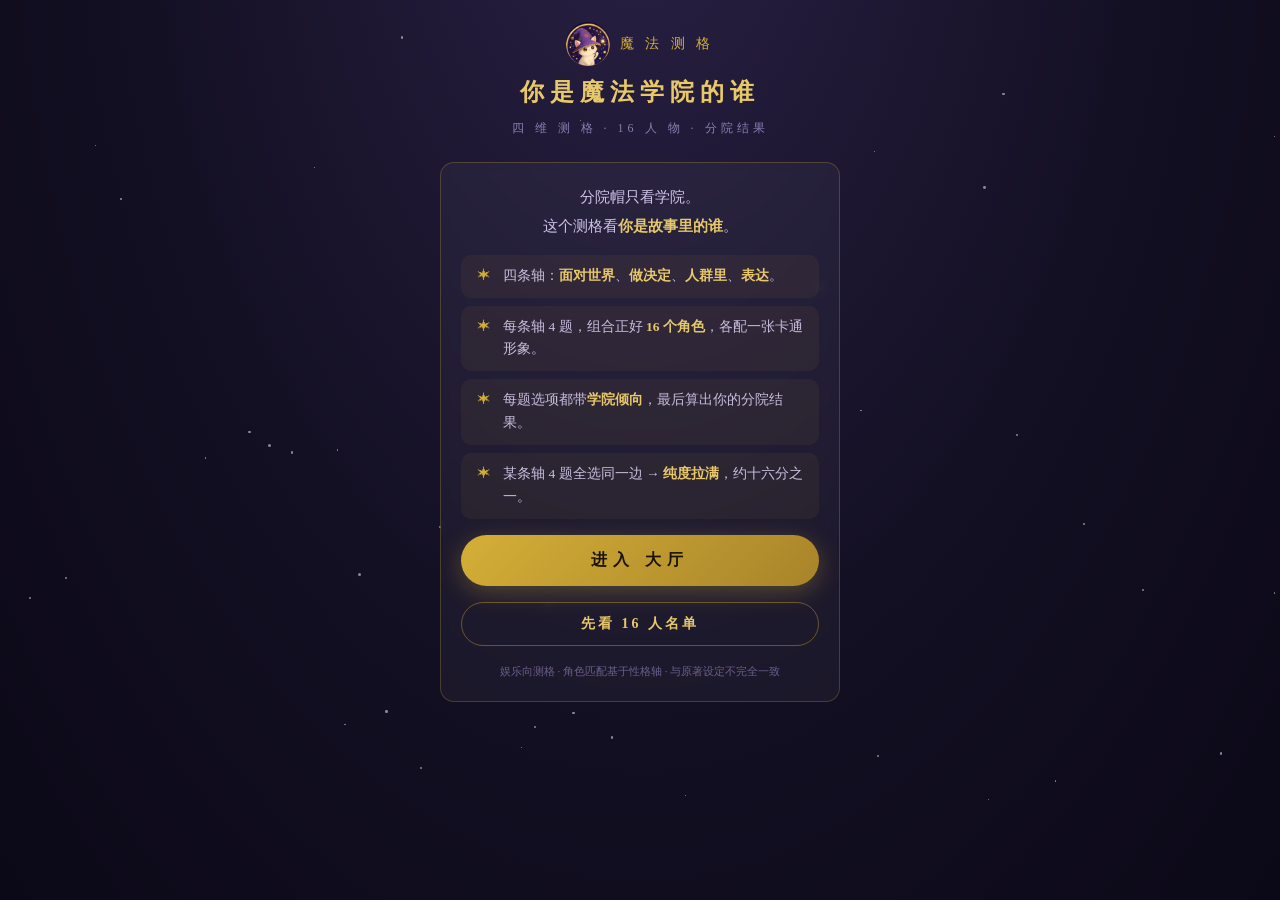
<file: magic/index.html>
<!DOCTYPE html>
<html lang="zh-CN">
<head>
<meta charset="UTF-8">
<meta name="viewport" content="width=device-width, initial-scale=1.0, maximum-scale=1.0, user-scalable=no, viewport-fit=cover">
<title>你是魔法学院的谁 · 魔法测格</title>
<link rel="stylesheet" href="./style.css">
</head>
<body>
<div id="stars" aria-hidden="true"></div>

<main id="app">

  <section class="screen on" id="s-intro">
    <div class="brand">
      <img src="./images/logo.webp" alt="魔法测格标识">
      <span class="bt">魔 法 测 格</span>
    </div>
    <h1>你是魔法学院的谁</h1>
    <p class="sub">四 维 测 格 · 16 人 物 · 分院结果</p>

    <div class="card-magic">
      <p class="lede">分院帽只看学院。<br>这个测格看<b>你是故事里的谁</b>。</p>
      <ul class="steps">
        <li>四条轴：<b>面对世界</b>、<b>做决定</b>、<b>人群里</b>、<b>表达</b>。</li>
        <li>每条轴 4 题，组合正好 <b>16 个角色</b>，各配一张卡通形象。</li>
        <li>每题选项都带<b>学院倾向</b>，最后算出你的分院结果。</li>
        <li>某条轴 4 题全选同一边 → <b>纯度拉满</b>，约十六分之一。</li>
      </ul>
      <div id="lastResult" class="last-result" hidden></div>
      <button class="btn" data-act="start">进入 大厅</button>
      <button class="btn ghost" data-act="roster">先看 16 人名单</button>
      <p class="disc">娱乐向测格 · 角色匹配基于性格轴 · 与原著设定不完全一致</p>
    </div>
  </section>

  <section class="screen" id="s-quiz">
    <div class="qhead">
      <div class="qnum" id="qProg"></div>
      <div class="pips" id="qPips"></div>
    </div>
    <div class="runebar" id="runebar"></div>
    <div class="qtext" id="qText"></div>
    <div id="qOpts"></div>
    <div class="qhint" id="qHint"></div>
  </section>

  <section class="screen" id="s-select">
    <div class="hat">🎩</div>
    <p>分院帽正在思考...</p>
  </section>

  <section class="screen" id="s-res"></section>

  <section class="screen" id="s-roster"></section>

</main>

<div class="spell-overlay" id="spell" hidden>
  <div class="spell-inner">
    <div class="spell-sparks" id="spellSparks"></div>
    <div class="spell-cat"><img src="./images/logo.webp" alt=""></div>
    <div class="spell-word" id="spellWord"></div>
  </div>
</div>

<div class="toast" id="toast" hidden></div>

<script src="./app.js"></script>
</body>
</html>
</file>
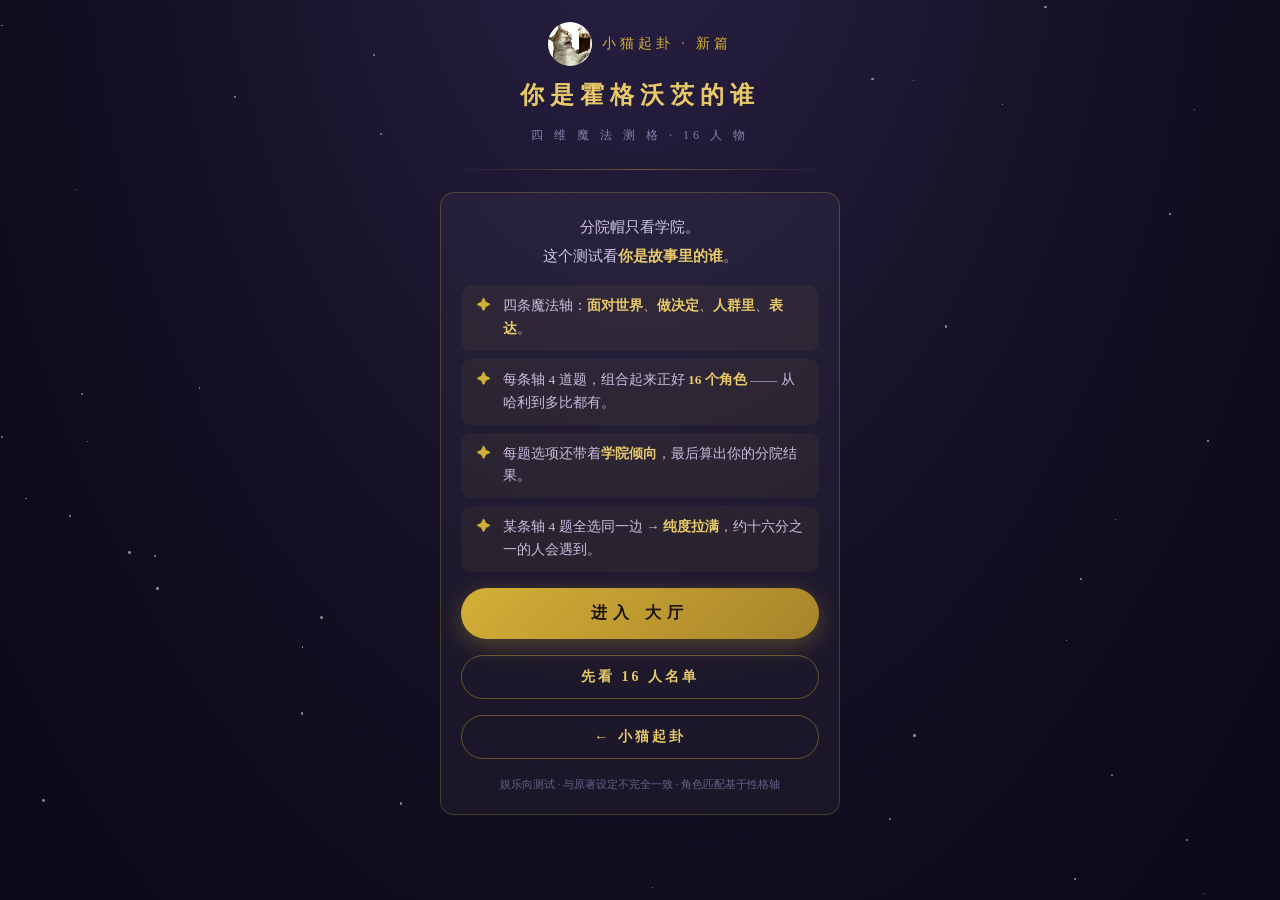
<file: hp.html>
<!DOCTYPE html>
<html lang="zh-CN">
<head>
<meta charset="UTF-8">
<meta name="viewport" content="width=device-width, initial-scale=1.0, maximum-scale=1.0, user-scalable=no">
<title>你是霍格沃茨的谁 · 魔法测格</title>
<style>
:root{
  --night:#141024;
  --night2:#1e1833;
  --gold:#d4af37;
  --gold-soft:#e8c96a;
  --parch:#f3e9d2;
  --parch2:#e5d5b0;
  --ink:#3a2f1f;
  --ink-soft:#6b5d45;
  --rose:#e8a5b5;
  --shadow:rgba(0,0,0,.5);
  --gry:#ae0001; --sly:#2d4c3a; --rav:#222f50; --huf:#ecb939;
}
*{box-sizing:border-box;margin:0;padding:0;-webkit-tap-highlight-color:transparent}
html,body{height:100%}
body{
  font-family:"Songti SC","STSong","Noto Serif CJK SC","SimSun",serif;
  background:radial-gradient(ellipse at 50% -20%,#2a2145 0%,var(--night) 55%,#0b0817 100%);
  color:var(--parch);
  line-height:1.8;
  min-height:100vh;
  overflow-x:hidden;
}
#stars{position:fixed;inset:0;pointer-events:none;z-index:0}
.star{position:absolute;background:#fff;border-radius:50%;opacity:.5;animation:twinkle 3s ease-in-out infinite}
@keyframes twinkle{0%,100%{opacity:.2}50%{opacity:.9}}
#app{position:relative;z-index:1;max-width:440px;margin:0 auto;padding:22px 20px 44px}
.screen{display:none;animation:fadeUp .5s ease both}
.screen.on{display:block}
@keyframes fadeUp{from{opacity:0;transform:translateY(18px)}to{opacity:1;transform:none}}

/* header */
.brand{display:flex;align-items:center;justify-content:center;gap:10px;margin-bottom:6px}
.brand img{width:44px;height:44px;object-fit:contain;border-radius:50%}
.brand .bt{font-size:14px;letter-spacing:4px;color:var(--gold)}
h1{font-size:24px;text-align:center;letter-spacing:6px;color:var(--gold-soft);font-weight:600;margin:8px 0}
.sub{text-align:center;font-size:12px;letter-spacing:4px;color:#8a7fb0;margin-bottom:22px}
.hr{height:1px;background:linear-gradient(90deg,transparent,var(--gold),transparent);opacity:.4;margin:22px 0}

/* cards */
.card-magic{background:rgba(255,255,255,.04);border:1px solid rgba(212,175,55,.25);border-radius:14px;padding:20px;margin-bottom:14px;backdrop-filter:blur(4px)}
.lede{font-size:14.5px;color:#cfc4e8;text-align:center;line-height:2}
.lede b{color:var(--gold-soft)}
.steps{list-style:none;margin-top:14px}
.steps li{position:relative;padding:10px 14px 10px 42px;margin-bottom:8px;background:rgba(212,175,55,.06);border-radius:10px;font-size:13.5px;color:#c9bede;line-height:1.7}
.steps li::before{content:"✦";position:absolute;left:16px;top:9px;color:var(--gold);font-size:14px}
.steps li b{color:var(--gold-soft)}
.btn{display:block;width:100%;margin-top:16px;padding:15px;background:linear-gradient(135deg,var(--gold),#a8842a);color:#1a1305;border:none;border-radius:30px;font-family:inherit;font-size:16px;font-weight:600;letter-spacing:6px;cursor:pointer;box-shadow:0 6px 24px rgba(212,175,55,.3);transition:all .2s}
.btn:hover{transform:translateY(-2px);box-shadow:0 10px 28px rgba(212,175,55,.4)}
.btn.ghost{background:transparent;border:1px solid rgba(212,175,55,.4);color:var(--gold-soft);letter-spacing:3px;font-size:14px;padding:12px;box-shadow:none}
.btn.ghost:hover{background:rgba(212,175,55,.08)}
.disc{margin-top:16px;font-size:11px;color:#6a5f8a;text-align:center;line-height:1.7}

/* quiz */
.qhead{display:flex;align-items:center;justify-content:space-between;margin-bottom:14px;padding:11px 15px;background:rgba(255,255,255,.05);border:1px solid rgba(212,175,55,.18);border-radius:10px}
.qnum{font-size:12px;color:#a99cc9;letter-spacing:1px}
.pips{display:flex;gap:4px}
.pip{width:22px;height:3px;background:rgba(255,255,255,.15);border-radius:2px}
.pip.done{background:var(--gold)}
.pip.cur{background:var(--rose);animation:pulse 1s infinite}
@keyframes pulse{0%,100%{opacity:1}50%{opacity:.4}}
.runebar{display:flex;justify-content:center;gap:16px;padding:14px 0;font-size:13px;color:#7f74a6}
.rune{display:flex;flex-direction:column;align-items:center;gap:4px;transition:.4s}
.rune .sym{font-size:22px;color:#4d4470;transition:.4s}
.rune.lit .sym{color:var(--gold);text-shadow:0 0 14px rgba(212,175,55,.7)}
.rune .lab{font-size:10px;letter-spacing:1px}
.qtext{font-size:17px;line-height:1.8;margin:16px 0;color:var(--parch);min-height:60px}
.opt{display:block;width:100%;text-align:left;margin-bottom:11px;padding:14px 15px;background:rgba(255,255,255,.04);border:1px solid rgba(212,175,55,.2);color:var(--parch);font-family:inherit;font-size:14.5px;line-height:1.65;border-radius:10px;cursor:pointer;transition:all .18s}
.opt:hover{background:rgba(212,175,55,.1);border-color:var(--gold);transform:translateX(3px)}
.opt.sel{background:rgba(212,175,55,.22);border-color:var(--gold);color:#fff}
.qhint{font-size:11px;color:#6a5f8a;text-align:center;letter-spacing:2px;margin-top:6px}

/* spell overlay */
.spell-overlay{position:fixed;inset:0;background:rgba(20,16,36,.88);z-index:1000;display:flex;align-items:center;justify-content:center;animation:fadeIn .25s ease}
@keyframes fadeIn{from{opacity:0}to{opacity:1}}
.spell-inner{text-align:center}
.spell-cat{font-size:90px;display:inline-block;animation:spellShake .9s cubic-bezier(.3,1.4,.5,1)}
@keyframes spellShake{0%{transform:translateY(-60px) rotate(-30deg);opacity:0}45%{transform:translateY(10px) rotate(15deg);opacity:1}70%{transform:translateY(-8px) rotate(-8deg)}100%{transform:translateY(0) rotate(0);opacity:1}}
.spell-word{margin-top:14px;font-size:20px;letter-spacing:6px;color:var(--gold-soft);animation:wordGlow 1.1s ease;font-style:italic}
@keyframes wordGlow{0%{opacity:0;letter-spacing:14px}60%{opacity:1}100%{opacity:1;letter-spacing:6px}}
.spell-spark{position:absolute;font-size:22px;animation:sparkFly 1s ease-out forwards}
@keyframes sparkFly{0%{opacity:1;transform:translate(0,0) scale(1)}100%{opacity:0;transform:translate(var(--dx),var(--dy)) scale(.3)}}

/* selecting */
#select{text-align:center;padding-top:70px}
.hat{font-size:110px;display:inline-block;animation:hatSpin 1.8s ease-in-out}
@keyframes hatSpin{0%{transform:rotate(0) scale(.5);opacity:0}30%{opacity:1}100%{transform:rotate(720deg) scale(1);opacity:1}}
#select p{margin-top:22px;letter-spacing:6px;color:#a99cc9;font-size:14px}

/* result parchment */
.parch-card{background:linear-gradient(160deg,var(--parch) 0%,var(--parch2) 100%);color:var(--ink);border-radius:6px;padding:26px 22px;position:relative;box-shadow:0 20px 60px -18px rgba(0,0,0,.85)}
.parch-card::before{content:"";position:absolute;inset:8px;border:1px solid rgba(58,47,31,.2);border-radius:3px;pointer-events:none}
.parch-card .seal{position:absolute;right:16px;top:16px;width:46px;height:46px;border:2px solid var(--gry);color:var(--gry);border-radius:50%;display:flex;align-items:center;justify-content:center;font-size:11px;line-height:1.1;text-align:center;transform:rotate(8deg);opacity:.85;padding:2px}
.char-face{font-size:64px;text-align:center;margin:6px 0}
.char-name{font-size:30px;text-align:center;font-weight:700;letter-spacing:3px;color:var(--ink)}
.char-en{text-align:center;font-size:12px;letter-spacing:3px;color:var(--ink-soft);text-transform:uppercase;margin-top:2px}
.char-tag{text-align:center;font-size:14px;color:#4a3d28;margin-top:12px;font-weight:600}
.char-verdict{margin-top:14px;padding:14px;background:rgba(58,47,31,.06);border-radius:8px;font-size:14px;line-height:1.9;color:#3a2f1f}
.house-row{display:flex;align-items:center;gap:10px;margin-top:14px;padding:11px 13px;background:rgba(58,47,31,.05);border-radius:8px}
.house-dot{width:16px;height:16px;border-radius:50%;flex:none}
.house-row .ht{font-size:13px;color:#3a2f1f}
.house-row .hs{font-size:11px;color:var(--ink-soft);margin-left:auto}
.kv{margin-top:18px}
.kv .row{display:flex;gap:12px;padding:9px 0;border-bottom:1px dashed rgba(58,47,31,.15);font-size:13.5px}
.kv .k{color:var(--ink-soft);flex:none;width:70px;letter-spacing:1px}
.kv .v{color:#3a2f1f}
.block{margin-top:24px}
.bt-h{font-size:13px;letter-spacing:5px;color:var(--gold);margin-bottom:11px;display:flex;align-items:center;gap:10px}
.bt-h::after{content:"";flex:1;height:1px;background:linear-gradient(90deg,rgba(212,175,55,.4),transparent)}
.panel{background:rgba(255,255,255,.05);border:1px solid rgba(212,175,55,.18);border-radius:12px;padding:15px 16px;font-size:13.5px;color:#cfc4e8;line-height:1.85}
.panel b{color:var(--gold-soft)}
.badge{display:inline-block;font-size:11px;letter-spacing:1px;padding:3px 9px;border-radius:12px;margin-right:6px;font-weight:600}
.badge.gold{background:var(--gold);color:#1a1305}
.badge.rose{background:var(--rose);color:#3a1c24}
.badge.dim{background:rgba(255,255,255,.12);color:#cfc4e8}
.small{font-size:11.5px;color:#8a7fb0;line-height:1.7}
.chips{display:flex;flex-wrap:wrap;gap:7px;margin-top:8px}
.chip{padding:7px 11px;border:1px solid rgba(212,175,55,.25);border-radius:18px;font-size:12px;color:#cfc4e8;cursor:pointer;background:transparent;font-family:inherit;transition:all .18s}
.chip:hover,.chip.on{border-color:var(--gold);color:#fff;background:rgba(212,175,55,.15)}
.meter{height:6px;background:rgba(255,255,255,.1);border-radius:3px;overflow:hidden;margin:10px 0}
.meter i{display:block;height:100%;background:linear-gradient(90deg,var(--gold),var(--rose));width:0;transition:width 1s ease}
.grid16{display:grid;grid-template-columns:repeat(4,1fr);gap:7px;margin-top:8px}
.gcell{border:1px solid rgba(212,175,55,.2);border-radius:9px;padding:9px 3px;text-align:center;cursor:pointer;transition:.18s;background:rgba(255,255,255,.03)}
.gcell:hover{border-color:var(--gold);transform:translateY(-2px)}
.gcell .s{font-size:20px;line-height:1.2}
.gcell .n{font-size:10.5px;color:#a99cc9;margin-top:2px}
.gcell.me{border-color:var(--rose);background:rgba(232,165,181,.15)}
.house-bars{margin-top:8px}
.hbar{display:flex;align-items:center;gap:9px;margin-bottom:7px;font-size:12px;color:#cfc4e8}
.hbar .nm{width:56px;flex:none}
.hbar .tr{flex:1;height:7px;background:rgba(255,255,255,.08);border-radius:4px;overflow:hidden}
.hbar .tr i{display:block;height:100%;width:0;border-radius:4px;transition:width 1s ease}
.hbar .pc{width:34px;text-align:right;font-size:11px;color:#8a7fb0}
</style>
</head>
<body>
<div id="stars"></div>
<div id="app">

<!-- INTRO -->
<section class="screen on" id="s-intro">
  <div class="brand"><img src="images/logo.jpg" alt=""><span class="bt">小猫起卦 · 新篇</span></div>
  <h1>你是霍格沃茨的谁</h1>
  <div class="sub">四 维 魔 法 测 格 · 16 人 物</div>
  <div class="hr"></div>
  <div class="card-magic">
    <p class="lede">分院帽只看学院。<br>这个测试看<b>你是故事里的谁</b>。</p>
    <ul class="steps">
      <li>四条魔法轴：<b>面对世界</b>、<b>做决定</b>、<b>人群里</b>、<b>表达</b>。</li>
      <li>每条轴 4 道题，组合起来正好 <b>16 个角色</b> —— 从哈利到多比都有。</li>
      <li>每题选项还带着<b>学院倾向</b>，最后算出你的分院结果。</li>
      <li>某条轴 4 题全选同一边 → <b>纯度拉满</b>，约十六分之一的人会遇到。</li>
    </ul>
    <button class="btn" onclick="startQuiz()">进入 大厅</button>
    <button class="btn ghost" onclick="openRoster()">先看 16 人名单</button>
    <button class="btn ghost" onclick="location.href='index.html'">← 小猫起卦</button>
    <p class="disc">娱乐向测试 · 与原著设定不完全一致 · 角色匹配基于性格轴</p>
  </div>
</section>

<!-- QUIZ -->
<section class="screen" id="s-quiz">
  <div class="qhead">
    <div class="qnum" id="qProg"></div>
    <div class="pips" id="qPips"></div>
  </div>
  <div class="runebar" id="runebar"></div>
  <div class="qtext" id="qText"></div>
  <div id="qOpts"></div>
  <div class="qhint" id="qHint"></div>
</section>

<!-- SELECTING -->
<section class="screen" id="select">
  <div class="hat">🎩</div>
  <p>分院帽正在思考...</p>
</section>

<!-- RESULT -->
<section class="screen" id="s-res"></section>

<!-- ROSTER -->
<section class="screen" id="s-roster"></section>

</div>

<script>
/* ============ 四维轴 ============ */
const AXES = [
  { key:'a1', sym:'⚡', name:'面对世界', a:'闯', b:'守', desc:'先冲上去，还是先看清' },
  { key:'a2', sym:'❤', name:'做决定',   a:'心', b:'脑', desc:'凭直觉和感情，还是凭分析和道理' },
  { key:'a3', sym:'👥', name:'人群里',   a:'群', b:'单', desc:'越热闹越有电，还是人多了耗电' },
  { key:'a4', sym:'✨', name:'表达',     a:'闹', b:'稳', desc:'气氛担当，还是定海神针' }
];

/* ============ 题库 4轴 × 4题 ============ */
const BANK = [
  /* --- 轴1 · 闯/守 --- */
  { s:'雨夜发现一条被禁止进入的走廊', o:[
    {t:'先进去看看，被抓了再说', v:'闯', h:'gry'},
    {t:'先搞清楚为什么被禁止', v:'守', h:'rav'} ]},
  { s:'朋友被高年级欺负', o:[
    {t:'当场站出来怼回去', v:'闯', h:'gry'},
    {t:'记下时间地点，找教授', v:'守', h:'sly'} ]},
  { s:'分院帽把你分错了学院', o:[
    {t:'无所谓，在哪里都能活好', v:'守', h:'huf'},
    {t:'当场跟帽子辩论三百回合', v:'闯', h:'rav'} ]},
  { s:'魔药课考试，斯内普在监考', o:[
    {t:'提前三周开始准备', v:'守', h:'rav'},
    {t:'先赌他会提问我，专攻问答', v:'闯', h:'sly'} ]},

  /* --- 轴2 · 心/脑 --- */
  { s:'朋友被费尔奇抓住，正在求救', o:[
    {t:'先想想出去会不会连累自己', v:'脑', h:'sly'},
    {t:'脑子还没想完，腿已经过去了', v:'心', h:'gry'} ]},
  { s:'有人送你一瓶没有标签的魔药', o:[
    {t:'先查配方和来源再说', v:'脑', h:'rav'},
    {t:'直觉告诉我可以，就喝', v:'心', h:'huf'} ]},
  { s:'要在一群陌生人里选队友', o:[
    {t:'选看起来最靠谱、能力最强的', v:'脑', h:'sly'},
    {t:'选第一个对我笑的人', v:'心', h:'huf'} ]},
  { s:'活点地图显示你讨厌的人在往这走', o:[
    {t:'先想清楚他找我干嘛', v:'脑', h:'rav'},
    {t:'先把旁边打瞌睡的人拖走', v:'心', h:'huf'} ]},
  /* --- 轴3 · 群/单 --- */
  { s:'公共休息室的壁炉边坐满了人', o:[
    {t:'挤进去，热闹才是格兰芬多', v:'群', h:'gry'},
    {t:'回寝室，图书馆角落也一样', v:'单', h:'rav'} ]},
  { s:'魁地奇决赛，你通常在', o:[
    {t:'球场人群里，喊到嗓子哑', v:'群', h:'huf'},
    {t:'看台最高处，一个人看全局', v:'单', h:'sly'} ]},
  { s:'圣诞派对的安排', o:[
    {t:'组一个十人以上的大桌', v:'群', h:'gry'},
    {t:'和两三个人待着最舒服', v:'单', h:'huf'} ]},
  { s:'在礼堂吃饭', o:[
    {t:'坐长桌中间，谁都能搭话', v:'群', h:'huf'},
    {t:'坐桌子末端，观察全场', v:'单', h:'sly'} ]},

  /* --- 轴4 · 闹/稳 --- */
  { s:'你想对费尔奇的办公室做什么', o:[
    {t:'放一把会唱歌的烟火', v:'闹', h:'gry'},
    {t:'不动，让他自己出丑', v:'稳', h:'sly'} ]},
  { s:'被教授当众表扬', o:[
    {t:'替全班多要一次加分', v:'闹', h:'huf'},
    {t:'微微点头，回去继续做', v:'稳', h:'rav'} ]},
  { s:'拿到了活点地图', o:[
    {t:'立刻去整人，机会不等人', v:'闹', h:'gry'},
    {t:'先研究三个月规律再用', v:'稳', h:'rav'} ]},
  { s:'韦斯莱双子的笑话店', o:[
    {t:'我是他们的供应商', v:'闹', h:'gry'},
    {t:'我是他们的投资人', v:'稳', h:'sly'} ]}
];

/* ============ 学院 ============ */
const HOUSES = {
  gry:{name:'格兰芬多', color:'#ae0001', emoji:'🦁', line:'勇气与莽撞只隔一步，你选的那一步通常很快。'},
  sly:{name:'斯莱特林', color:'#2d4c3a', emoji:'🐍', line:'你清楚自己要什么，也愿意等一个最好的时机。'},
  rav:{name:'拉文克劳', color:'#222f50', emoji:'🦅', line:'先把世界想明白，再决定要不要参与。'},
  huf:{name:'赫奇帕奇', color:'#ecb939', emoji:'🦡', line:'不抢镜头，但所有人在关键时刻都会回头找你。'}
};
const HOUSE_ORDER = ['gry','sly','rav','huf'];

/* ============ 16 角色：key = [a1,a2,a3,a4] 1=闯/心/群/闹 ============ */
const CHARS = {
  '1111':{ n:'韦斯莱双子', en:'Fred & George', face:'🎭', tag:'全校的天花板，校规的地板',
    verdict:'四条轴全开。你负责让所有人笑，顺便把规矩拆了重建。',
    eyes:'有你在的地方就不会冷场', shade:'没人问过你不开玩笑的时候在干嘛',
    patronus:'狗 · 你逗乐所有人，但真正难过时只有彼此能懂', wand:'樱桃木 · 魔杖喜欢恶作剧，和主人一模一样', canon:'纯恶作剧浓度 6.25%' },
  '1110':{ n:'哈利·波特', en:'Harry Potter', face:'⚡', tag:'不是勇敢，是放不下别人',
    verdict:'冲得快、凭真心、需要伙伴、但关键时刻比谁都稳。你就是那个被命运推着走的人。',
    eyes:'好像很幸运，其实只是不肯退', shade:'你把"扛下来"当成默认设置，连求助都觉得是麻烦别人',
    patronus:'牡鹿 · 你守护的东西比你想的更具体', wand:'冬青木 · 注定要回击的那根', canon:'主角浓度 6.25%' },
  '1101':{ n:'卢娜·洛夫古德', en:'Luna Lovegood', face:'🌙', tag:'别人说她怪，她说你看不见而已',
    verdict:'敢闯、凭直觉、一个人也自在、还毫不掩饰地有趣。你是少数活得完全不怕尴尬的人。',
    eyes:'有点飘，但莫名安心', shade:'你用"不在乎"保护自己太熟练，熟练到别人忘了你也会受伤',
    patronus:'水兔 · 活在自己世界的人，反而最不容易被恐惧打倒', wand:'核桃木 · 有时专心得惊人，包括对别人', canon:'通透浓度 6.25%' },
  '1100':{ n:'纳威·隆巴顿', en:'Neville Longbottom', face:'🌱', tag:'最胆小的人，最后拔剑',
    verdict:'敢冲、凭真心、独处、稳。你不是天生勇敢，你是慢慢长出来的 —— 这种勇气更贵。',
    eyes:'慢半拍，但很可靠', shade:'你总等别人先肯定你，其实你早就够了',
    patronus:'没有固定形态 · 有些人的守护神要等他自己长大', wand:'樱桃木 · 适合草药学，也适合开窍晚的人', canon:'大器晚成浓度 6.25%' },
  '1011':{ n:'赫敏·格兰杰', en:'Hermione Granger', face:'📚', tag:'恐惧的解药是准备到十分',
    verdict:'敢闯、爱热闹、闲不住，但每一步都靠脑子。你是那种"我查过了，听我的"的人。',
    eyes:'聪明到有点吓人', shade:'你不允许自己不会，不会就焦虑',
    patronus:'水獭 · 聪明又爱玩，只是你不太允许自己玩', wand:'葡萄藤木 · 天生赢家，而且真的会赢', canon:'学霸浓度 6.25%' },
  '1010':{ n:'麦格教授', en:'Minerva McGonagall', face:'🐈', tag:'最硬的规矩，包着最软的心',
    verdict:'敢闯、讲道理、合群、稳。你是那种会为别人破例，但绝不承认破例的人。',
    eyes:'有点怕她，但出事第一个找她', shade:'你把责任当成身份，一放下就觉得自己没用了',
    patronus:'猫 · 你可以变成任何人，但没人变出你的休息日', wand:'紫杉木 · 能攻能守，全靠自己撑', canon:'靠谱浓度 6.25%' },
  '1001':{ n:'秋·张', en:'Cho Chang', face:'🕊', tag:'哭过，也真的重新站起来过',
    verdict:'敢闯、讲道理、喜欢热闹、表达直接。你不是脆弱，你只是不肯假装没事。',
    eyes:'很受欢迎，也很被误解', shade:'别人记住你哭的那次，没记住你站起来的那次',
    patronus:'天鹅 · 受过伤还愿意重新开始的类型', wand:'柳木 · 有时需要一根能带来好运的魔杖', canon:'韧性浓度 6.25%' },
  '1000':{ n:'罗恩·韦斯莱', en:'Ron Weasley', face:'♟', tag:'永远在主角旁边，永远是真的',
    verdict:'敢闯、讲道理、爱热闹、但稳。你是那个嘴上抱怨、身体却很诚实地跟上去的人。',
    eyes:'好笑、可靠、有点容易被忽略', shade:'你习惯把自己排后面，久了别人以为你不需要被排前面',
    patronus:'杰克罗素梗 · 忠诚、有点闹、永远跟着那头牡鹿', wand:'白蜡木 · 和主人一样，忠诚到一根筋', canon:'兄弟浓度 6.25%' },
  '0111':{ n:'金妮·韦斯莱', en:'Ginny Weasley', face:'🧹', tag:'最会开玩笑的人，下手也最准',
    verdict:'先看清、凭真心、爱热闹、气氛担当。你是那种笑着把蝙蝠咒塞进对方书包的人。',
    eyes:'好相处，但别惹', shade:'你把"我能扛"演得太自然，结果所有人都信了',
    patronus:'马 · 你需要的不是缰绳，是开阔地', wand:'紫杉木 · 攻击与防御兼具，一般主人也这样', canon:'反差浓度 6.25%' },
  '0110':{ n:'塞德里克·迪戈里', en:'Cedric Diggory', face:'🏆', tag:'强，而且真的公平',
    verdict:'先看清、凭真心、合群、稳。你是那种赢了比赛还会要求重赛的人。',
    eyes:'几乎挑不出毛病', shade:'你太在意"做得对不对"，常常轮到自己就犹豫',
    patronus:'没有记录 · 有些人的好，来不及被写下来', wand:'白蜡木 · 只选一个主人，选了就是一辈子', canon:'体面浓度 6.25%' },
  '0101':{ n:'海格', en:'Rubeus Hagrid', face:'🐗', tag:'被说废物的人，活成了最暖的人',
    verdict:'先看清、凭真心、独处、但外放。你只对"自己人"敞开，而且敞开得毫无保留。',
    eyes:'看着吓人，其实最好骗', shade:'你保护所有人，唯独不让自己需要被保护',
    patronus:'野猪 · 你护着的东西比你大十倍', wand:'橡木 · 适合农林和占卜，也适合守护', canon:'温柔浓度 6.25%' },
  '0100':{ n:'多比', en:'Dobby', face:'🧦', tag:'自由不是别人给的，是自己挣的',
    verdict:'先看清、凭真心、一个人、稳。你话不多，但答应过的事会做到，哪怕代价很大。',
    eyes:'有点怯，但异常坚定', shade:'你习惯先确认自己"配不配"，很多事就错过了',
    patronus:'没有 · 但一只袜子，比任何守护神都难得到', wand:'无 · 自由不是配给你的，是你自己拿的', canon:'自由浓度 6.25%' },
  '0011':{ n:'卢修斯·马尔福', en:'Lucius Malfoy', face:'🪶', tag:'一生都在选赢家',
    verdict:'先看清、讲道理、合群、外放。你最擅长的是场面 —— 场面里全是算计。',
    eyes:'优雅，但让人不敢靠近', shade:'你最该站队的那一次，你跑了。体面是信仰，也是牢笼',
    patronus:'雪貂 · 据说连守护神都怕主人', wand:'榆木 · 适合追求更高目标的人，你一直在追', canon:'体面浓度 6.25%' },
  '0010':{ n:'邓布利多', en:'Albus Dumbledore', face:'🔥', tag:'聪明人犯的错，代价最大',
    verdict:'先看清、讲道理、合群、稳。你是那种所有人都来找你，但你谁都不告诉的人。',
    eyes:'看不透，但莫名可信', shade:'你习惯当所有人的答案，包括别人的，唯独不是自己的',
    patronus:'凤凰 · 只有一个人能让它出现，他死后它就没了', wand:'接骨木 · 拿到它的人，都要先回答一个问题', canon:'秘密浓度 6.25%' },
  '0001':{ n:'泰迪·卢平', en:'Teddy Lupin', face:'🎨', tag:'出身不是判决书',
    verdict:'先看清、讲道理、独处、外放。你变来变去，但每一面都是自己选的。',
    eyes:'有点难捉摸，但很有想法', shade:'你太习惯"适应别人"，很少让人看到默认状态',
    patronus:'会变形的 · 混血狼人，形态由心情决定', wand:'没有固定 · 有些人的配置天生就不止一套', canon:'重生浓度 6.25%' },
  '0000':{ n:'西弗勒斯·斯内普', en:'Severus Snape', face:'🦌', tag:'演了一辈子反派，只有一个观众',
    verdict:'先看清、讲道理、独处、稳。你把所有情绪都锁在"专业"后面，锁得太好了。',
    eyes:'严厉，偏心，看不透', shade:'你用一句"Always"憋了一辈子 —— 有些真相不说出来，就只是惩罚自己',
    patronus:'母鹿 · 因为一个人，而且一辈子没变过', wand:'没有记录 · 有些人的故事不靠魔杖讲', canon:'隐忍浓度 6.25%' }
};

/* 角色在原著里的学院（用于对比分院结果）*/
const CANON_HOUSE = {
  '1111':'gry','1110':'gry','1101':'rav','1100':'gry',
  '1011':'gry','1010':'gry','1001':'rav','1000':'gry',
  '0111':'gry','0110':'huf','0101':'gry','0100':'',
  '0011':'sly','0010':'gry','0001':'huf','0000':'sly'
};

/* 咒语池 */
const SPELLS = ['除你武器','荧光闪烁','呼神护卫','恢复如初','咧嘴呼啦啦','阿拉霍洞开','速速前来','皮皮鬼走开'];

/* ============ 引擎 ============ */
let qi=0, votes=[0,0,0,0], lines=[null,null,null,null], houseTally={gry:0,sly:0,rav:0,huf:0};

function shuffle(a){for(let i=a.length-1;i>0;i--){const j=Math.floor(Math.random()*(i+1));[a[i],a[j]]=[a[j],a[i]]}return a}
function show(id){document.querySelectorAll('.screen').forEach(s=>s.classList.remove('on'));document.getElementById(id).classList.add('on');window.scrollTo(0,0)}

function startQuiz(){
  qi=0;votes=[0,0,0,0];lines=[null,null,null,null];houseTally={gry:0,sly:0,rav:0,huf:0};
  show('s-quiz');renderRunes();renderQ();
}
function renderRunes(){
  document.getElementById('runebar').innerHTML = AXES.map((a,i)=>
    `<div class="rune ${lines[i]!==null?'lit':''}"><span class="sym">${a.sym}</span><span class="lab">${a.name}</span></div>`
  ).join('');
}
function renderPips(){
  const ax=Math.floor(qi/4);
  document.getElementById('qPips').innerHTML = AXES.map((a,i)=>
    `<div class="pip ${i<ax?'done':(i===ax?'cur':'')}"></div>`).join('');
}
function renderQ(){
  if(qi>=16){ doSelecting(); return; }
  const q=BANK[qi], ax=AXES[Math.floor(qi/4)];
  document.getElementById('qProg').textContent=`第 ${qi+1} / 16 题 · ${ax.name}`;
  document.getElementById('qText').textContent=q.s;
  const pair=shuffle([...q.o]);
  document.getElementById('qOpts').innerHTML=pair.map((o,i)=>
    `<button class="opt" onclick="pick(${i},'${o.v}','${o.h}')">${o.t}</button>`).join('');
  document.getElementById('qHint').textContent=ax.desc;
  renderPips();renderRunes();
}
function pick(i,v,h){
  document.querySelectorAll('.opt').forEach((b,bi)=>b.classList.toggle('sel',bi===i));
  const ax=Math.floor(qi/4);
  if(v===AXES[ax].a) votes[ax]++;
  houseTally[h]++;
  castSpell();
  setTimeout(()=>{
    qi++;
    if(qi%4===0){
      const cnt=votes[ax];
      lines[ax]={ a:cnt>=3, pure:(cnt===4||cnt===0) };
      renderRunes();
    }
    renderQ();
  },1150);
}
function castSpell(){
  const ov=document.createElement('div');
  ov.className='spell-overlay';
  const word=SPELLS[Math.floor(Math.random()*SPELLS.length)];
  let sparks='';
  for(let i=0;i<6;i++){
    const dx=(Math.random()*160-80).toFixed(0), dy=(Math.random()*-120-20).toFixed(0);
    sparks+=`<span class="spell-spark" style="--dx:${dx}px;--dy:${dy}px;left:${45+Math.random()*10}%;top:${40+Math.random()*10}%">✨</span>`;
  }
  ov.innerHTML=`<div class="spell-inner">${sparks}<div class="spell-cat"><img src="images/logo.jpg" style="width:120px;height:120px;object-fit:contain"></div><div class="spell-word">${word}!</div></div>`;
  document.body.appendChild(ov);
  setTimeout(()=>ov.remove(),1050);
}
function doSelecting(){ show('select'); setTimeout(()=>{renderResult();show('s-res')},2000); }

function compute(){
  const code=lines.map(l=>l.a?'1':'0').join('');
  const ch=CHARS[code];
  const total=Object.values(houseTally).reduce((a,b)=>a+b,0);
  let best=HOUSE_ORDER[0];
  HOUSE_ORDER.forEach(h=>{ if(houseTally[h]>houseTally[best]) best=h; });
  const pureCount=lines.filter(l=>l.pure).length;
  return {code,ch,house:best,total,pureCount};
}
function renderResult(){
  const r=compute(); const C=r.ch; const H=HOUSES[r.house];
  const canonHouse = CANON_HOUSE[r.code]||'';
  const matchHouse = canonHouse && canonHouse===r.house;
  const pureBadge = r.pureCount>=2 ? `<span class="badge gold">纯度 ${r.pureCount}/4</span>约十六分之一`
    : r.pureCount===1 ? `<span class="badge rose">单轴拉满</span>约 6.25%`
    : `<span class="badge dim">均衡型</span>`;

  document.getElementById('s-res').innerHTML=`
    <div class="parch-card">
      <div class="seal">${H.emoji}<br>分院</div>
      <div class="char-face">${C.face}</div>
      <div class="char-name">${C.n}</div>
      <div class="char-en">${C.en}</div>
      <div class="char-tag">「 ${C.tag} 」</div>
      <div class="char-verdict">${C.verdict}</div>
      <div class="house-row">
        <span class="house-dot" style="background:${H.color}"></span>
        <span class="ht"><b>${H.name}</b> ${H.emoji}</span>
        <span class="hs">${matchHouse?'和原著学院一致！':'你的选择比帽子更准'}</span>
      </div>
    </div>

    <div class="kv">
      <div class="row"><div class="k">分院词</div><div class="v">${H.line}</div></div>
      <div class="row"><div class="k">守护神</div><div class="v">${C.patronus}</div></div>
      <div class="row"><div class="k">魔杖</div><div class="v">${C.wand}</div></div>
      <div class="row"><div class="k">别人眼中</div><div class="v">${C.eyes}</div></div>
      <div class="row"><div class="k">阴影面</div><div class="v">${C.shade}</div></div>
      <div class="row"><div class="k">你的纯度</div><div class="v">${C.canon}</div></div>
    </div>

    <div class="block">
      <div class="bt-h">四 维 能 量</div>
      <div class="panel">
        ${AXES.map((a,i)=>{
          const cnt=votes[i]; const left=cnt; const right=4-cnt;
          return `<div class="hbar"><span class="nm">${a.sym} ${a.a}</span>
            <span class="tr"><i style="background:linear-gradient(90deg,var(--gold),var(--rose))" data-w="${left/4*100}"></i></span>
            <span class="pc">${left}:${right}</span>
            <span class="nm" style="width:auto;text-align:right">${a.b}</span></div>`
        }).join('')}
        <div style="margin-top:10px">${pureBadge}</div>
      </div>
    </div>

    <div class="block">
      <div class="bt-h">分 院 细 节</div>
      <div class="panel">
        <div class="house-bars">
        ${HOUSE_ORDER.map(h=>{const x=HOUSES[h];const p=Math.round(houseTally[h]/r.total*100);
          return `<div class="hbar"><span class="nm">${x.emoji} ${x.name.slice(0,3)}</span>
            <span class="tr"><i style="background:${x.color}" data-w="${p}"></i></span>
            <span class="pc">${p}%</span></div>`}).join('')}
        </div>
        <div class="small" style="margin-top:8px">分院帽按你 16 次选择的学院倾向加权。${matchHouse?'这次它猜对了你的原著学院。':'它把你分到了和原著不同的学院 —— 说明你现在的活法，和角色设定不太一样。'}</div>
      </div>
    </div>

    <div class="block">
      <div class="bt-h">和 谁 最 合 拍</div>
      <div class="panel" style="padding-bottom:12px">
        <div class="small">选一个好友的角色，看你们在故事里能不能活到最后一部。</div>
        <div class="chips" id="pairChips"></div>
        <div id="pairOut"></div>
      </div>
    </div>

    <div class="block">
      <div class="bt-h">16 人 名 单</div>
      <div class="grid16">${Object.entries(CHARS).map(([c,x])=>
        `<div class="gcell ${c===r.code?'me':''}" onclick="peek('${c}')"><div class="s">${x.face}</div><div class="n">${x.n.split('·')[0]}</div></div>`).join('')}</div>
      <div id="peekOut"></div>
    </div>

    <button class="btn" onclick="copyCard()">复制结果卡</button>
    <button class="btn ghost" onclick="show('s-intro')">再 测 一 次</button>
    <button class="btn ghost" onclick="location.href='index.html'">← 小猫起卦</button>
    <p class="disc">娱乐向测试。角色匹配基于四条性格轴的 16 种组合，与原著设定不完全一致。</p>
  `;
  requestAnimationFrame(()=>{document.querySelectorAll('#s-res .meter i,#s-res .hbar i').forEach(i=>{i.style.width=(i.dataset.w||0)+'%'});});
  buildPair(r);
}

/* 配对：按轴相似度 */
function pairText(myCode,otherCode){
  const A=CHARS[myCode],B=CHARS[otherCode];
  let same=0; for(let i=0;i<4;i++) if(myCode[i]===otherCode[i]) same++;
  const diff=4-same;
  if(same===4) return {t:'同一个人',s:95,d:'完全同轴。你们要么成为最好的搭档，要么成为最烦对方的镜子 —— 因为你们最看不惯对方的地方，自己身上也有。'};
  if(diff===1) return {t:'高契合',s:88,d:`只差一条轴。${A.n} 和 ${B.n} 在故事里通常是并肩出现的那种 —— 一个冲动的时候另一个刚好踩得住。`};
  if(diff===2) return {t:'互补型',s:74,d:`两条轴相反。你们的用法是"分工"：${A.tag} × ${B.tag}。硬要干同一件事就会吵架。`};
  if(diff===3) return {t:'需要翻译',s:55,d:'三条轴不同。你们做同一个决定的路径完全相反 —— 能玩到一起靠的不是相似，是好奇。'};
  return {t:'镜像对',s:42,d:'四条轴全反。你们几乎是同一个人的两个版本。故事里这种组合通常一个活到结尾，另一个死在第七部。'};
}
function buildPair(r){
  document.getElementById('pairChips').innerHTML=Object.entries(CHARS).map(([c,x])=>
    `<button class="chip" onclick="doPair('${c}','${r.code}',this)">${x.face} ${x.n.split('·')[0]}</button>`).join('');
}
function doPair(otherCode,myCode,btn){
  document.querySelectorAll('#pairChips .chip').forEach(c=>c.classList.remove('on'));
  btn.classList.add('on');
  const rel=pairText(myCode,otherCode);
  document.getElementById('pairOut').innerHTML=`
    <div style="margin-top:12px;padding-top:12px;border-top:1px dashed rgba(212,175,55,.25)">
      <div style="font-size:14.5px;color:var(--parch)">${CHARS[myCode].n} × ${CHARS[otherCode].n}
        <span class="badge gold" style="margin-left:6px">${rel.t}</span></div>
      <div class="meter"><i data-w="${rel.s}"></i></div>
      <div class="small" style="color:#cfc4e8;font-size:13px">${rel.d}</div>
    </div>`;
  requestAnimationFrame(()=>{const el=document.querySelector('#pairOut .meter i');if(el)el.style.width=rel.s+'%'});
}
function peek(c){
  const x=CHARS[c];
  document.getElementById('peekOut').innerHTML=`
    <div class="panel" style="margin-top:10px">
      <b>${x.n}</b> ${x.face} <span style="font-size:11px;color:#8a7fb0">${x.en}</span><br>
      「${x.tag}」<br><span class="small" style="color:#a99cc9">${x.verdict}</span>
    </div>`;
}
function copyCard(){
  const r=compute();const C=r.ch,H=HOUSES[r.house];
  const txt=[
    `【霍格沃茨测格】我是：${C.n} ${C.face}`,
    `「${C.tag}」`,
    C.verdict,
    `分院结果：${H.name} ${H.emoji}`,
    `守护神：${C.patronus}`,
    `魔杖：${C.wand}`,
    `—— 你也来测：${location.href}`
  ].join('\n');
  navigator.clipboard.writeText(txt).then(()=>alert('已复制，去朋友圈发吧。'))
   .catch(()=>{const ta=document.createElement('textarea');ta.value=txt;document.body.appendChild(ta);ta.select();document.execCommand('copy');ta.remove();alert('已复制。')});
}
function openRoster(){
  show('s-roster');
  document.getElementById('s-roster').innerHTML=`
    <div class="bt-h" style="font-size:16px;letter-spacing:6px">16 人 名 单</div>
    <div class="small" style="margin-bottom:14px">四条轴（闯/守 · 心/脑 · 群/单 · 闹/稳）各取一值，组合正好 16 个角色。</div>
    ${Object.entries(CHARS).map(([c,x])=>`
      <div class="panel" style="margin-bottom:10px">
        <div style="display:flex;align-items:center;gap:10px">
          <div style="font-size:28px">${x.face}</div>
          <div><b style="font-size:15px;color:var(--gold-soft)">${x.n}</b>
            <div class="small">${x.en} · ${c.split('').map((v,i)=>AXES[i][v==='1'?'a':'b']).join('/')}</div></div>
        </div>
        <div style="margin-top:8px;font-size:13.5px;color:var(--parch)">「${x.tag}」</div>
        <div class="small" style="margin-top:5px">${x.verdict}</div>
      </div>`).join('')}
    <button class="btn" onclick="startQuiz()">进入 大厅</button>
    <button class="btn ghost" onclick="show('s-intro')">返回</button>`;
}

/* 星空 */
(function makeStars(){
  const box=document.getElementById('stars');
  for(let i=0;i<40;i++){
    const s=document.createElement('div');
    s.className='star';
    const sz=(Math.random()*2+1).toFixed(1);
    s.style.width=sz+'px';s.style.height=sz+'px';
    s.style.left=(Math.random()*100)+'%';
    s.style.top=(Math.random()*100)+'%';
    s.style.animationDelay=(Math.random()*3)+'s';
    box.appendChild(s);
  }
})();
</script>
</body>
</html>
</file>
<file: magic/style.css>
/* 小工具基线：Android 8.1 / Chrome 61。flex 间距一律用子项 margin，不用 gap。 */

:root{
  --night:#141024;
  --night2:#1e1833;
  --gold:#d4af37;
  --gold-soft:#e8c96a;
  --parch:#f3e9d2;
  --parch2:#e5d5b0;
  --ink:#3a2f1f;
  --ink-soft:#6b5d45;
  --rose:#e8a5b5;
  --violet:#8a7fb0;
  --violet-soft:#cfc4e8;
  --gry:#ae0001; --sly:#2d4c3a; --rav:#222f50; --huf:#ecb939;
  --safe-top:0px;
  --safe-bottom:0px;
}

*,*::before,*::after{box-sizing:border-box;margin:0;padding:0;-webkit-tap-highlight-color:transparent}
html{touch-action:manipulation;-webkit-text-size-adjust:100%}
html,body{height:100%}
body{
  font-family:"Songti SC","STSong","Noto Serif CJK SC","SimSun",serif;
  background:radial-gradient(ellipse at 50% -20%,#2a2145 0%,var(--night) 55%,#0b0817 100%);
  background-attachment:fixed;
  color:var(--parch);
  line-height:1.8;
  min-height:100vh;
  min-height:var(--app-height,100vh);
  overflow-x:hidden;
  -webkit-user-select:none;
  user-select:none;
  -webkit-touch-callout:none;
}

#stars{position:fixed;top:0;right:0;bottom:0;left:0;pointer-events:none;z-index:0}
.star{position:absolute;background:#fff;border-radius:50%;opacity:.5;animation:twinkle 3s ease-in-out infinite}
@keyframes twinkle{0%,100%{opacity:.2}50%{opacity:.9}}

#app{
  position:relative;z-index:1;
  max-width:440px;width:100%;
  margin:0 auto;
  padding:22px 20px 44px;
  padding-top:calc(22px + var(--safe-top, env(safe-area-inset-top, 0px)));
  padding-bottom:calc(44px + var(--safe-bottom, env(safe-area-inset-bottom, 0px)));
}

.screen{display:none;animation:fadeUp .5s ease both}
.screen.on{display:block}
@keyframes fadeUp{from{opacity:0;transform:translateY(18px)}to{opacity:1;transform:none}}

/* ---------- header ---------- */
.brand{display:flex;align-items:center;justify-content:center;margin-bottom:6px}
.brand img{width:44px;height:44px;object-fit:cover;border-radius:50%;margin-right:10px;background:#241b3d}
.brand .bt{font-size:14px;letter-spacing:4px;color:var(--gold)}
h1{font-size:24px;text-align:center;letter-spacing:6px;color:var(--gold-soft);font-weight:600;margin:8px 0;line-height:1.5}
.sub{text-align:center;font-size:12px;letter-spacing:4px;color:var(--violet);margin-bottom:22px}
.hr{height:1px;background:linear-gradient(90deg,transparent,var(--gold),transparent);opacity:.4;margin:22px 0}

/* ---------- cards ---------- */
.card-magic{
  background:rgba(255,255,255,.06);
  border:1px solid rgba(212,175,55,.25);
  border-radius:14px;padding:20px;margin-bottom:14px;
}
@supports ((-webkit-backdrop-filter:blur(4px)) or (backdrop-filter:blur(4px))){
  .card-magic{background:rgba(255,255,255,.04);-webkit-backdrop-filter:blur(4px);backdrop-filter:blur(4px)}
}
.lede{font-size:14.5px;color:var(--violet-soft);text-align:center;line-height:2}
.lede b{color:var(--gold-soft)}
.steps{list-style:none;margin-top:14px}
.steps li{position:relative;padding:10px 14px 10px 42px;margin-bottom:8px;background:rgba(212,175,55,.06);border-radius:10px;font-size:13.5px;color:#c9bede;line-height:1.7}
.steps li::before{content:"\2736";position:absolute;left:16px;top:9px;color:var(--gold);font-size:14px}
.steps li b{color:var(--gold-soft)}
.last-result{margin-top:14px;padding:12px 14px;border:1px dashed rgba(212,175,55,.35);border-radius:10px;font-size:13px;color:var(--violet-soft);line-height:1.7}
.last-result b{color:var(--gold-soft)}

.btn{display:block;width:100%;margin-top:16px;padding:15px;background:linear-gradient(135deg,var(--gold),#a8842a);color:#1a1305;border:none;border-radius:30px;font-family:inherit;font-size:16px;font-weight:600;letter-spacing:6px;cursor:pointer;box-shadow:0 6px 24px rgba(212,175,55,.3);transition:transform .2s,box-shadow .2s,opacity .2s}
.btn:active{transform:translateY(2px);opacity:.9}
.btn.ghost{background:transparent;border:1px solid rgba(212,175,55,.4);color:var(--gold-soft);letter-spacing:3px;font-size:14px;padding:12px;box-shadow:none}
.btn.ghost:active{background:rgba(212,175,55,.1)}
.btn:disabled{opacity:.45}
.btn.mini{font-size:13px;letter-spacing:2px;padding:11px;margin-top:10px}
.disc{margin-top:16px;font-size:11px;color:#6a5f8a;text-align:center;line-height:1.7}

/* ---------- quiz ---------- */
.qhead{display:flex;align-items:center;justify-content:space-between;margin-bottom:14px;padding:11px 15px;background:rgba(255,255,255,.05);border:1px solid rgba(212,175,55,.18);border-radius:10px}
.qnum{font-size:12px;color:#a99cc9;letter-spacing:1px;min-width:0;margin-right:10px}
.pips{display:flex;flex:none}
.pip{width:22px;height:3px;background:rgba(255,255,255,.15);border-radius:2px}
.pip + .pip{margin-left:4px}
.pip.done{background:var(--gold)}
.pip.cur{background:var(--rose);animation:pulse 1s infinite}
@keyframes pulse{0%,100%{opacity:1}50%{opacity:.4}}

.runebar{display:flex;justify-content:center;padding:14px 0;font-size:13px;color:#7f74a6}
.rune{display:flex;flex-direction:column;align-items:center;margin:0 8px;transition:.4s}
.rune .sym{font-size:22px;color:#4d4470;transition:.4s;line-height:1.3}
.rune.lit .sym{color:var(--gold);text-shadow:0 0 14px rgba(212,175,55,.7)}
.rune .lab{font-size:10px;letter-spacing:1px;margin-top:4px}
.qtext{font-size:17px;line-height:1.8;margin:16px 0;color:var(--parch);min-height:60px}
.opt{display:block;width:100%;text-align:left;margin-bottom:11px;padding:14px 15px;background:rgba(255,255,255,.04);border:1px solid rgba(212,175,55,.2);color:var(--parch);font-family:inherit;font-size:14.5px;line-height:1.65;border-radius:10px;cursor:pointer;transition:background .18s,border-color .18s,transform .18s}
.opt:active{background:rgba(212,175,55,.14);border-color:var(--gold)}
.opt.sel{background:rgba(212,175,55,.22);border-color:var(--gold);color:#fff}
.opt[disabled]{opacity:.6}
.qhint{font-size:11px;color:#6a5f8a;text-align:center;letter-spacing:2px;margin-top:6px}

/* ---------- spell overlay ---------- */
.spell-overlay{position:fixed;top:0;right:0;bottom:0;left:0;background:rgba(20,16,36,.88);z-index:1000;display:flex;align-items:center;justify-content:center;animation:fadeIn .25s ease}
.spell-overlay[hidden]{display:none}
@keyframes fadeIn{from{opacity:0}to{opacity:1}}
.spell-inner{position:relative;text-align:center}
.spell-cat{display:inline-block;animation:spellShake .9s cubic-bezier(.3,1.4,.5,1)}
.spell-cat img{width:120px;height:120px;object-fit:cover;border-radius:50%;display:block}
@keyframes spellShake{0%{transform:translateY(-60px) rotate(-30deg);opacity:0}45%{transform:translateY(10px) rotate(15deg);opacity:1}70%{transform:translateY(-8px) rotate(-8deg)}100%{transform:translateY(0) rotate(0);opacity:1}}
.spell-word{margin-top:14px;font-size:20px;letter-spacing:6px;color:var(--gold-soft);animation:wordGlow 1.1s ease;font-style:italic}
@keyframes wordGlow{0%{opacity:0;letter-spacing:14px}60%{opacity:1}100%{opacity:1;letter-spacing:6px}}
.spell-sparks{position:absolute;top:0;right:0;bottom:0;left:0;pointer-events:none}
.spell-spark{position:absolute;font-size:22px;animation:sparkFly 1s ease-out forwards}
@keyframes sparkFly{0%{opacity:1;transform:translate(0,0) scale(1)}100%{opacity:0;transform:translate(var(--dx,0),var(--dy,0)) scale(.3)}}

/* ---------- selecting ---------- */
#s-select{text-align:center;padding-top:70px}
.hat{font-size:110px;display:inline-block;line-height:1;animation:hatSpin 1.8s ease-in-out}
@keyframes hatSpin{0%{transform:rotate(0) scale(.5);opacity:0}30%{opacity:1}100%{transform:rotate(720deg) scale(1);opacity:1}}
#s-select p{margin-top:22px;letter-spacing:6px;color:#a99cc9;font-size:14px}

/* ---------- result parchment ---------- */
.parch-card{background:linear-gradient(160deg,var(--parch) 0%,var(--parch2) 100%);color:var(--ink);border-radius:6px;padding:26px 22px;position:relative;box-shadow:0 20px 60px -18px rgba(0,0,0,.85);overflow:hidden}
.parch-card::before{content:"";position:absolute;top:8px;right:8px;bottom:8px;left:8px;border:1px solid rgba(58,47,31,.2);border-radius:3px;pointer-events:none}
.seal{position:absolute;right:16px;top:16px;width:48px;height:48px;border:2px solid var(--gry);color:var(--gry);border-radius:50%;display:flex;align-items:center;justify-content:center;font-size:11px;line-height:1.1;text-align:center;transform:rotate(8deg);opacity:.85;padding:2px}

.char-portrait{width:190px;height:190px;margin:4px auto 0}
.char-img{display:block;width:190px;height:190px;object-fit:cover;border-radius:50%;background:#2a2145;border:3px solid rgba(58,47,31,.18)}
.face-fallback{display:block;width:190px;height:190px;line-height:190px;text-align:center;font-size:74px;background:#2a2145;border-radius:50%}
.char-name{font-size:30px;text-align:center;font-weight:700;letter-spacing:3px;color:var(--ink);margin-top:14px;line-height:1.4}
.char-en{text-align:center;font-size:12px;letter-spacing:3px;color:var(--ink-soft);text-transform:uppercase;margin-top:2px}
.char-tag{text-align:center;font-size:14px;color:#4a3d28;margin-top:12px;font-weight:600;line-height:1.7}
.char-verdict{margin-top:14px;padding:14px;background:rgba(58,47,31,.06);border-radius:8px;font-size:14px;line-height:1.9;color:var(--ink)}
.house-row{display:flex;align-items:center;margin-top:14px;padding:11px 13px;background:rgba(58,47,31,.05);border-radius:8px}
.house-dot{width:16px;height:16px;border-radius:50%;flex:none;margin-right:10px}
.house-row .ht{font-size:13px;color:var(--ink);min-width:0}
.house-row .hs{font-size:11px;color:var(--ink-soft);margin-left:auto;text-align:right;padding-left:10px}

/* ---------- result blocks ---------- */
.kv{margin-top:18px}
.kv .row{display:flex;padding:9px 0;border-bottom:1px dashed rgba(58,47,31,.15);font-size:13.5px}
.kv .k{color:var(--ink-soft);flex:none;width:76px;letter-spacing:1px;margin-right:12px}
.kv .v{color:var(--ink);min-width:0}
.block{margin-top:24px}
.bt-h{font-size:13px;letter-spacing:5px;color:var(--gold);margin-bottom:11px;display:flex;align-items:center}
.bt-h::after{content:"";flex:1;height:1px;background:linear-gradient(90deg,rgba(212,175,55,.4),transparent);margin-left:10px}
.panel{background:rgba(255,255,255,.05);border:1px solid rgba(212,175,55,.18);border-radius:12px;padding:15px 16px;font-size:13.5px;color:var(--violet-soft);line-height:1.85}
.panel b{color:var(--gold-soft)}
.badge{display:inline-block;font-size:11px;letter-spacing:1px;padding:3px 9px;border-radius:12px;margin-right:6px;font-weight:600;vertical-align:middle}
.badge.gold{background:var(--gold);color:#1a1305}
.badge.rose{background:var(--rose);color:#3a1c24}
.badge.dim{background:rgba(255,255,255,.12);color:var(--violet-soft)}
.small{font-size:11.5px;color:var(--violet);line-height:1.7}
.small.hi{color:var(--violet-soft);font-size:13px;margin-top:6px}

.chips{display:flex;flex-wrap:wrap;margin-bottom:-7px}
.chip{padding:7px 11px;margin:0 7px 7px 0;border:1px solid rgba(212,175,55,.25);border-radius:18px;font-size:12px;color:var(--violet-soft);cursor:pointer;background:transparent;font-family:inherit;transition:border-color .18s,color .18s,background .18s}
.chip:active,.chip.on{border-color:var(--gold);color:#fff;background:rgba(212,175,55,.15)}

.meter{height:6px;background:rgba(255,255,255,.1);border-radius:3px;overflow:hidden;margin:10px 0}
.meter i{display:block;height:100%;background:linear-gradient(90deg,var(--gold),var(--rose));width:0;transition:width 1s ease}

.grid16{display:grid;grid-template-columns:repeat(4,1fr);grid-gap:7px;gap:7px;margin-top:8px}
.gcell{border:1px solid rgba(212,175,55,.2);border-radius:9px;padding:6px 4px 8px;text-align:center;cursor:pointer;transition:border-color .18s,transform .18s;background:rgba(255,255,255,.03)}
.gcell:active{border-color:var(--gold);transform:translateY(-2px)}
.gcell img{display:block;width:100%;height:64px;object-fit:cover;border-radius:6px;background:#2a2145}
.gcell .face-fallback{width:100%;height:64px;line-height:64px;font-size:30px;border-radius:6px}
.gcell .n{font-size:10.5px;color:#a99cc9;margin-top:4px;overflow:hidden;text-overflow:ellipsis;white-space:nowrap}
.gcell.me{border-color:var(--rose);background:rgba(232,165,181,.15)}

.hbar{display:flex;align-items:center;margin-bottom:7px;font-size:12px;color:var(--violet-soft)}
.hbar .nm{width:58px;flex:none;margin-right:9px}
.hbar .nm.end{width:auto;margin-right:0;margin-left:9px;text-align:right}
.hbar .tr{flex:1;height:7px;background:rgba(255,255,255,.08);border-radius:4px;overflow:hidden;min-width:0}
.hbar .tr i{display:block;height:100%;width:0;border-radius:4px;transition:width 1s ease}
.hbar .pc{width:38px;text-align:right;font-size:11px;color:var(--violet);margin-left:9px;flex:none}

/* ---------- result card (canvas) ---------- */
.card-stage{margin-top:12px;padding:12px;background:rgba(255,255,255,.05);border:1px solid rgba(212,175,55,.18);border-radius:12px;text-align:center}
.card-stage img{display:block;width:100%;max-width:300px;height:auto;margin:0 auto;border-radius:8px;background:var(--parch)}
.card-stage .tip{font-size:11.5px;color:var(--violet);margin-top:10px;line-height:1.7}
.row2{display:flex}
.row2 > .btn{flex:1;min-width:0}
.row2 > .btn + .btn{margin-left:10px}

/* ---------- roster ---------- */
.roster-item{display:flex;align-items:flex-start;padding:12px 0;border-bottom:1px dashed rgba(212,175,55,.18)}
.roster-item:last-child{border-bottom:none}
.roster-item img{width:60px;height:60px;object-fit:cover;border-radius:50%;flex:none;background:#2a2145;margin-right:12px}
.roster-item .face-fallback{width:60px;height:60px;line-height:60px;font-size:30px;border-radius:50%;flex:none;margin-right:12px}
.roster-item .meta{flex:1;min-width:0}
.roster-item .rn{font-size:15px;color:var(--gold-soft);font-weight:600}
.roster-item .rx{font-size:11.5px;color:var(--violet);line-height:1.6;margin-top:2px}
.roster-item .rt{font-size:13.5px;color:var(--parch);margin-top:6px;line-height:1.7}
.roster-item .rv{font-size:12px;color:#a99cc9;margin-top:4px;line-height:1.7}

/* ---------- toast ---------- */
.toast{position:fixed;left:50%;bottom:96px;transform:translateX(-50%);max-width:86%;padding:11px 18px;background:rgba(30,24,51,.96);border:1px solid rgba(212,175,55,.45);border-radius:22px;color:var(--gold-soft);font-size:13px;line-height:1.6;text-align:center;z-index:1100;box-shadow:0 10px 30px rgba(0,0,0,.5)}
.toast[hidden]{display:none}

@media (hover:hover){
  .btn:hover{transform:translateY(-2px);box-shadow:0 10px 28px rgba(212,175,55,.4)}
  .btn.ghost:hover{background:rgba(212,175,55,.08)}
  .opt:hover{background:rgba(212,175,55,.1);border-color:var(--gold)}
  .chip:hover{border-color:var(--gold);color:#fff;background:rgba(212,175,55,.15)}
  .gcell:hover{border-color:var(--gold);transform:translateY(-2px)}
  .card-magic:hover{border-color:rgba(212,175,55,.4)}
}

/* 网页版：剪贴板不可用时给一块可长按选中的纯文本 */
.copy-box{width:100%;margin-top:10px;min-height:150px;padding:12px;background:rgba(255,255,255,.06);border:1px solid rgba(212,175,55,.28);border-radius:10px;color:#f3e9d2;font-size:13px;line-height:1.7;font-family:inherit;resize:none}
</file>
